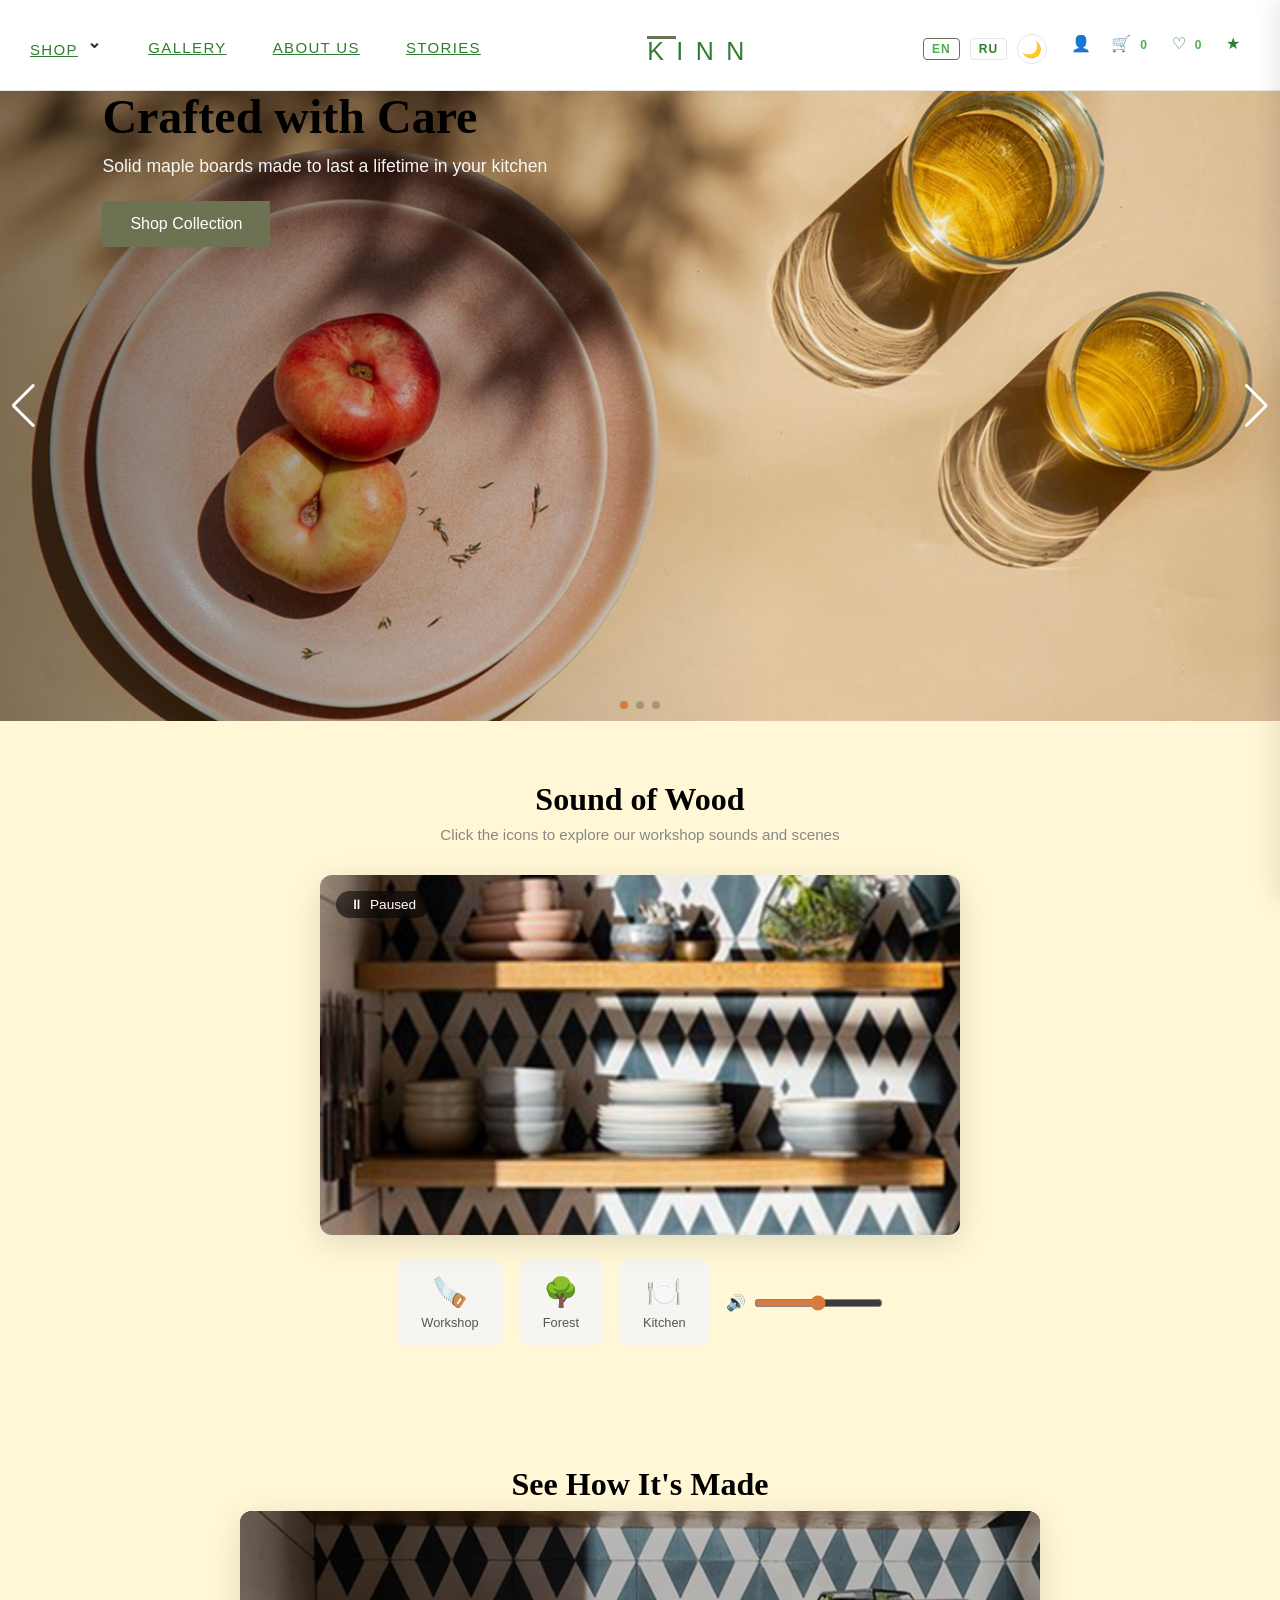
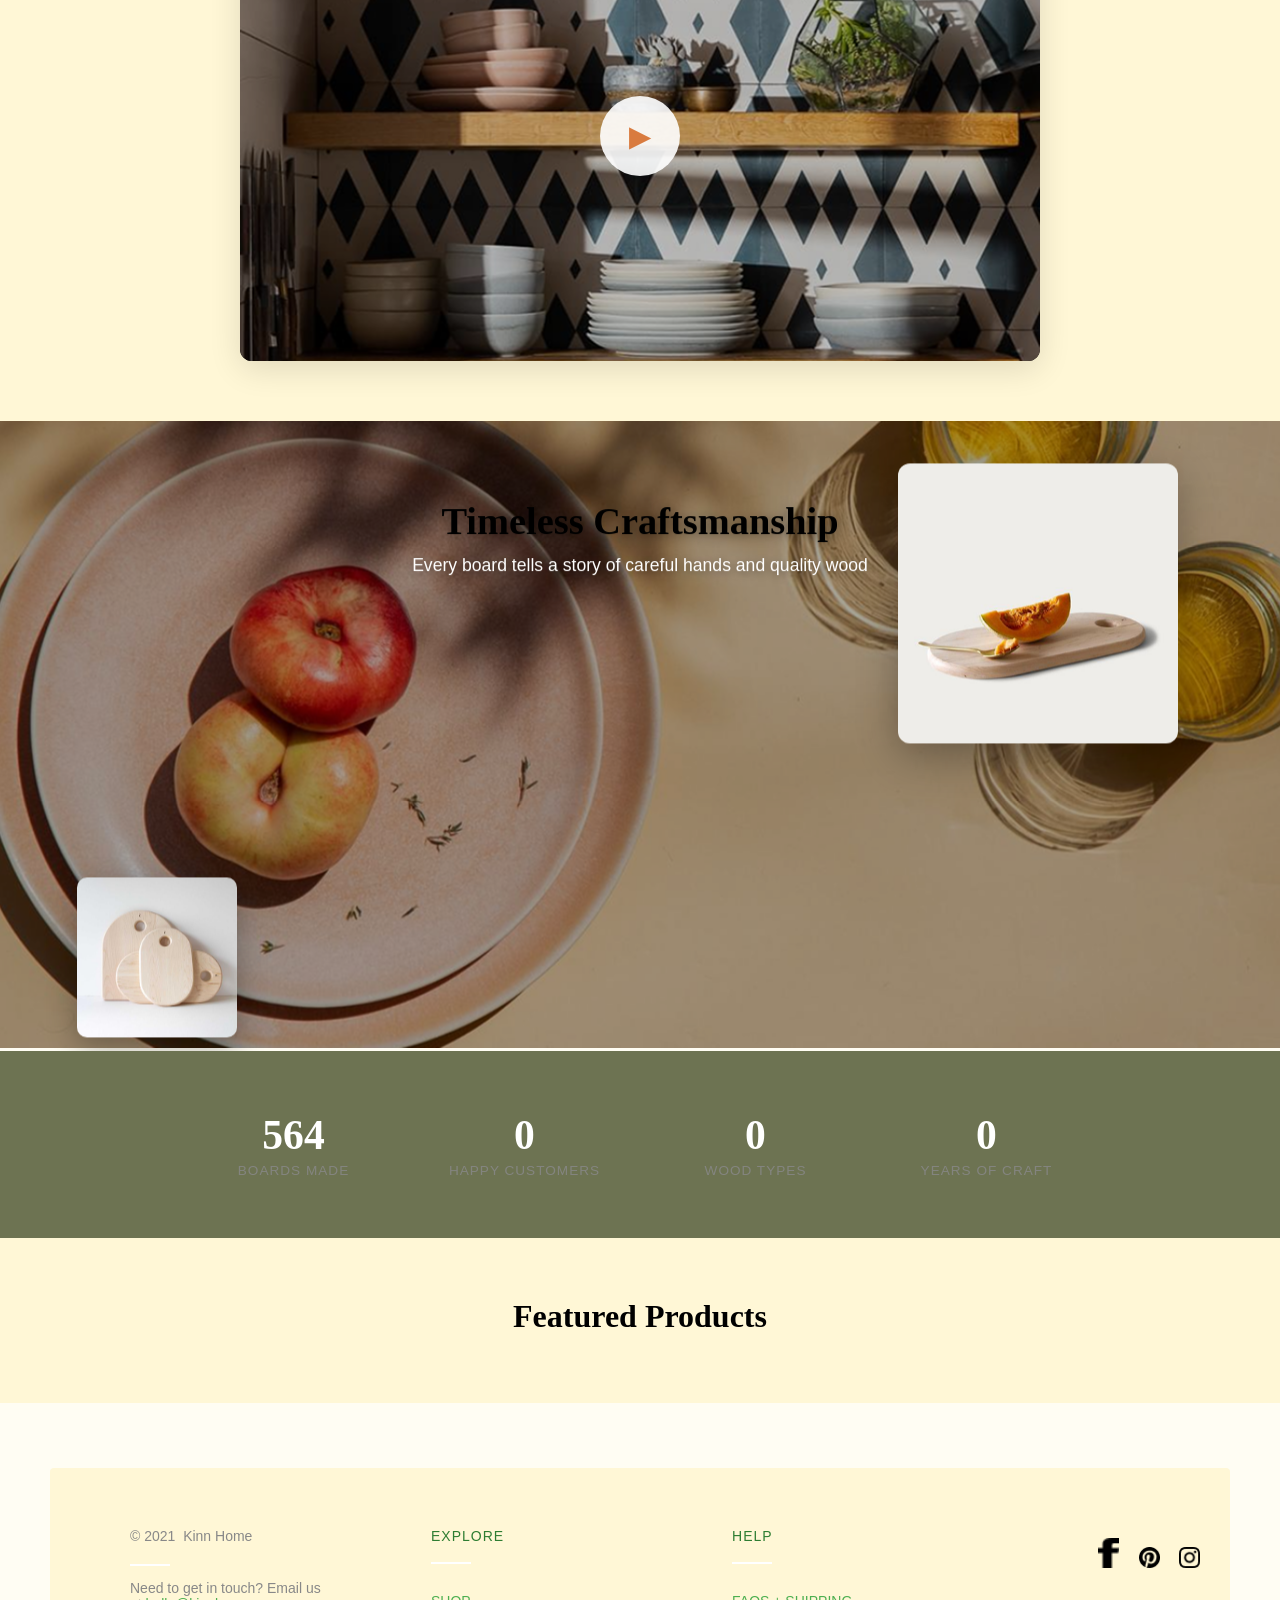
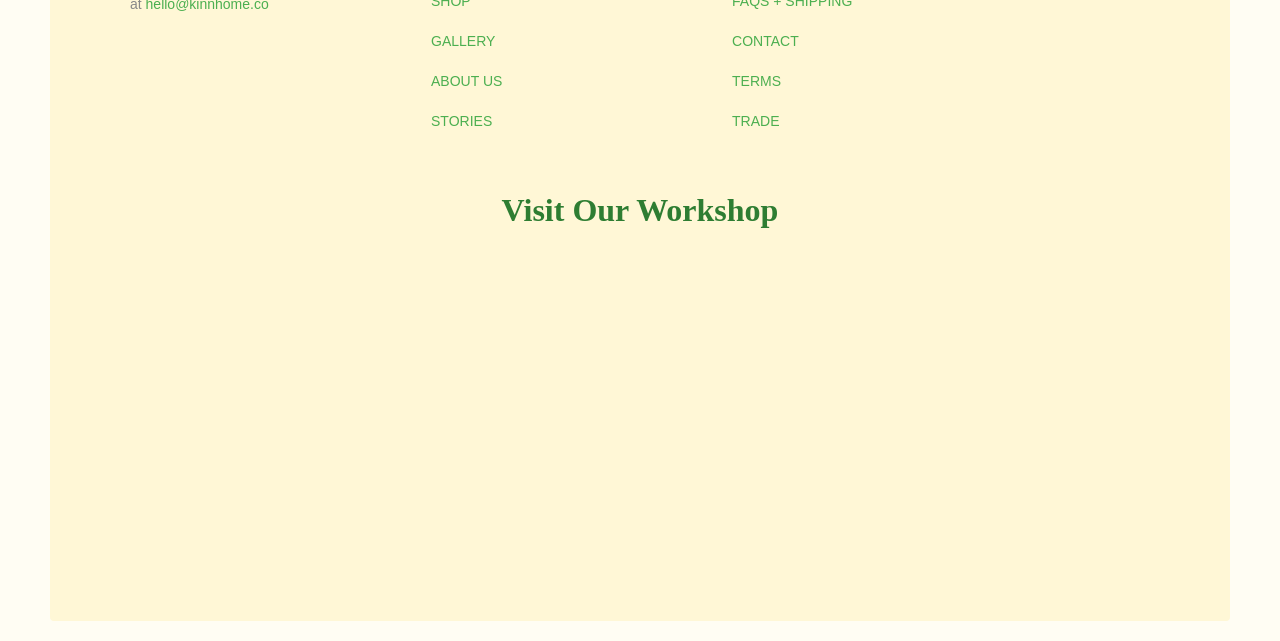
<file: index.html>
<!DOCTYPE html>
<html lang="ru">
<head>
    <meta charset="UTF-8">
    <meta name="viewport" content="width=device-width, initial-scale=1.0, maximum-scale=1.0, user-scalable=yes">
    <title>KINN — Hand-crafted Maple Boards</title>

    <!-- Фавикон (требование лаб.№9) -->
    <!-- Используем эмодзи-доску как favicon через data-URI чтобы не создавать отдельный файл -->
    <link rel="icon" href="data:image/svg+xml,<svg xmlns=%22http://www.w3.org/2000/svg%22 viewBox=%220 0 100 100%22><text y=%22.9em%22 font-size=%2290%22>🪵</text></svg>">

    <!-- Стили лендинга -->
    <link rel="stylesheet" href="catalog.css">
    <link rel="stylesheet" href="common.css">
    <link rel="stylesheet" href="theme.css">
    <link rel="stylesheet" href="index.css">

    <!-- Swiper — слайдер с открытым исходным кодом (НЕ jQuery, требование лаб.№9) -->
    <link rel="stylesheet" href="https://cdn.jsdelivr.net/npm/swiper@11/swiper-bundle.min.css">
</head>
<body>

<!-- ===== ШАПКА (как на остальных страницах) ===== -->
<header class="header">
    <nav class="nav">
        <ul class="nav-left">
            <!-- Ссылки-якоря для плавной прокрутки к разделам (common.js) -->
            <!-- data-i18n переводит текст внутри ссылки, сама прокрутка не меняется -->
            <li><a href="#hero-slider" data-i18n="nav-shop">SHOP</a></li>
            <li><a href="#gallery-section" data-i18n="nav-gallery">GALLERY</a></li>
            <li><a href="#video-section" data-i18n="nav-about">ABOUT US</a></li>
            <li><a href="#parallax-section" data-i18n="nav-stories">STORIES</a></li>
        </ul>
        <a href="index.html" class="logo"><span>K</span>INN</a>
        <ul class="nav-right">
            <li onclick="window.location.href='register.html'" style="cursor:pointer;" title="Аккаунт">👤</li>
            <li onclick="window.location.href='cart.html'" style="cursor:pointer;" title="Корзина">
                🛒 <span id="cartCounterNav" class="nav-counter">0</span>
            </li>
            <li onclick="window.location.href='favorites.html'" style="cursor:pointer;" title="Избранное">
                ♡ <span id="favCounterNav" class="nav-counter">0</span>
            </li>
            <li onclick="window.location.href='feedback.html'" style="cursor:pointer;" title="Отзывы">★</li>
            <li id="adminLink" style="display:none; cursor:pointer; color:#d97b3f; font-weight:700;"
                onclick="window.location.href='admin.html'">ADMIN</li>
        </ul>
    </nav>
</header>

<!-- ============================================================
     1. SWIPER-СЛАЙДЕР (главный баннер)
     Требование: автопереключение ИЛИ управление пользователем,
     запрещён jQuery. Swiper — современная JS-библиотека без jQuery.
     ============================================================ -->
<section id="hero-slider" class="hero-slider-section">
    <!-- Корневой контейнер Swiper -->
    <div class="swiper hero-swiper">
        <div class="swiper-wrapper">

            <!-- Слайд 1 -->
            <div class="swiper-slide hero-slide" style="background-image:url('images/hero.jpg')">
                <div class="hero-content">
                    <h1 data-i18n="hero1-title">Crafted with Care</h1>
                    <p data-i18n="hero1-text">Solid maple boards made to last a lifetime in your kitchen</p>
                    <a href="catalog.html" class="btn-primary" data-i18n="hero1-btn">Shop Collection</a>
                </div>
            </div>

            <!-- Слайд 2 -->
            <div class="swiper-slide hero-slide" style="background-image:url('images/table-time.jpg')">
                <div class="hero-content">
                    <h1 data-i18n="hero2-title">Gather Around the Table</h1>
                    <p data-i18n="hero2-text">Serving boards designed for sharing good food and good company</p>
                    <a href="catalog.html" class="btn-primary" data-i18n="hero2-btn">Explore Serving</a>
                </div>
            </div>

            <!-- Слайд 3 -->
            <div class="swiper-slide hero-slide" style="background-image:url('images/essentials.jpg')">
                <div class="hero-content">
                    <h1 data-i18n="hero3-title">Kitchen Essentials</h1>
                    <p data-i18n="hero3-text">Everything you need for everyday cooking, beautifully made</p>
                    <a href="catalog.html" class="btn-primary" data-i18n="hero3-btn">View Bundles</a>
                </div>
            </div>

        </div>

        <!-- Стрелки управления (пользователь может переключать вручную) -->
        <div class="swiper-button-next"></div>
        <div class="swiper-button-prev"></div>
        <!-- Точки-индикаторы текущего слайда -->
        <div class="swiper-pagination"></div>
    </div>
</section>


<!-- ============================================================
     2. ИНТЕРАКТИВНАЯ МЕДИАГАЛЕРЕЯ СО ЗВУКОМ
     Требования:
       - минимум 2 интерактивных элемента
       - клик меняет картинку на случайную из 10+ и проигрывает звук
       - у каждой картинки свой звук
       - индикация играет/пауза
       - плавный переход между картинками
       - регулировка громкости
     ============================================================ -->
<section id="gallery-section" class="gallery-section reveal-on-scroll">
    <h2 class="section-title" data-i18n="gallery-title">Sound of Wood</h2>
    <p class="section-subtitle" data-i18n="gallery-subtitle">Click the icons to explore our workshop sounds and scenes</p>

    <div class="gallery-wrapper">
        <!-- Большое изображение в центре — меняется при клике -->
        <div class="gallery-display">
            <!-- id для JS, класс fade для плавного перехода через CSS-transition -->
            <img id="galleryImage" src="images/gallery-1.jpg" alt="Workshop scene" class="gallery-img">

            <!-- Индикатор играет/пауза — показывается поверх картинки -->
            <div id="galleryStatus" class="gallery-status">
                <span id="galleryStatusIcon">⏸</span>
                <span id="galleryStatusText" data-i18n="gallery-status-paused">Paused</span>
            </div>
        </div>

        <!-- Управление: 2+ интерактивных элемента -->
        <div class="gallery-controls">

            <!-- Интерактивный элемент №1: иконка пилы -->
            <button class="gallery-btn" id="galleryBtnSaw" data-sound="saw" title="Workshop sounds">
                <span class="gallery-btn-icon">🪚</span>
                <span data-i18n="gallery-btn-workshop">Workshop</span>
            </button>

            <!-- Интерактивный элемент №2: иконка дерева -->
            <button class="gallery-btn" id="galleryBtnWood" data-sound="wood" title="Nature sounds">
                <span class="gallery-btn-icon">🌳</span>
                <span data-i18n="gallery-btn-forest">Forest</span>
            </button>

            <!-- Интерактивный элемент №3: иконка кухни (доп.) -->
            <button class="gallery-btn" id="galleryBtnKitchen" data-sound="kitchen" title="Kitchen sounds">
                <span class="gallery-btn-icon">🍽️</span>
                <span data-i18n="gallery-btn-kitchen">Kitchen</span>
            </button>

            <!-- Регулятор громкости (опциональное требование) -->
            <div class="volume-control">
                <span>🔊</span>
                <input type="range" id="volumeSlider" min="0" max="100" value="50"
                       title="Volume control">
            </div>
        </div>
    </div>
</section>


<!-- ============================================================
     3. ВИДЕО
     Требование: одно из изображений становится элементом
     управления, запускающим видео.
     ============================================================ -->
<section id="video-section" class="video-section reveal-on-scroll">
    <h2 class="section-title">See How It's Made</h2>

    <div class="video-wrapper">
        <!-- Превью-изображение поверх видео — клик запускает воспроизведение -->
        <div class="video-poster" id="videoPoster">
            <img src="images/design-story.jpg" alt="Watch our process">
            <!-- Кнопка Play поверх превью -->
            <button class="play-btn" id="playBtn" aria-label="Play video">▶</button>
        </div>

        <!-- Видео изначально скрыто, появляется после клика -->
        <!-- Используем встроенный тестовый видеоролик (можно заменить на свой mp4) -->
        <video id="storyVideo" controls style="display:none;" poster="images/design-story.jpg">
            <source src="https://www.w3schools.com/html/mov_bbb.mp4" type="video/mp4">
            Your browser does not support the video tag.
        </video>
    </div>
</section>


<!-- ============================================================
     4. PARALLAX-ЭФФЕКТ
     Требования: минимум 3 слоя с разной скоростью
     (фон — медленнее всего, средний — умеренно, передний — быстрее всего),
     минимум 1 слой с обратным направлением.
     ============================================================ -->
<section id="parallax-section" class="parallax-section">
    <!-- Слой 1 (фон) — самый медленный, движется ВНИЗ при скролле (data-speed положительный) -->
    <div class="parallax-layer parallax-bg" data-speed="0.3"
         style="background-image:url('images/hero.jpg')"></div>

    <!-- Слой 2 (средний) — умеренная скорость, движется ВНИЗ быстрее фона -->
    <div class="parallax-layer parallax-mid" data-speed="0.6">
        <img src="images/board-long.jpg" alt="Board" class="parallax-img-mid">
    </div>

    <!-- Слой 3 (передний) — обратное направление (отрицательная скорость → движется ВВЕРХ) -->
    <div class="parallax-layer parallax-front" data-speed="-0.4">
        <img src="images/board-short.jpg" alt="Small board" class="parallax-img-front">
    </div>

    <!-- Текстовый контент поверх всех слоёв — движется быстрее всего (наибольшая скорость) -->
    <div class="parallax-layer parallax-content" data-speed="0.9">
        <h2>Timeless Craftsmanship</h2>
        <p>Every board tells a story of careful hands and quality wood</p>
    </div>
</section>


<!-- ============================================================
     5. АНИМИРОВАННЫЕ СЧЁТЧИКИ-СТАТИСТИКА
     ============================================================ -->
<section class="stats-section reveal-on-scroll">
    <div class="stats-grid">
        <div class="stat-item">
            <!-- data-target — конечное значение до которого считаем -->
            <div class="stat-number" data-target="1500">0</div>
            <div class="stat-label">Boards Made</div>
        </div>
        <div class="stat-item">
            <div class="stat-number" data-target="320">0</div>
            <div class="stat-label">Happy Customers</div>
        </div>
        <div class="stat-item">
            <div class="stat-number" data-target="15">0</div>
            <div class="stat-label">Wood Types</div>
        </div>
        <div class="stat-item">
            <div class="stat-number" data-target="8">0</div>
            <div class="stat-label">Years of Craft</div>
        </div>
    </div>
</section>


<!-- ============================================================
     6. МОДАЛЬНОЕ ОКНО С ИНФОРМАЦИЕЙ О ТОВАРЕ (превью)
     Открывается при клике по карточке.
     ============================================================ -->
<section class="featured-section reveal-on-scroll">
    <h2 class="section-title">Featured Products</h2>
    <!-- Сетка карточек заполняется через JS из db.json -->
    <div class="featured-grid" id="featuredGrid"></div>
</section>

<!-- Модальное окно деталей товара (общее для всех карточек) -->
<!-- Изначально скрыто display:none, JS показывает при клике -->
<div class="modal-overlay" id="productModal" style="display:none;">
    <div class="modal-box product-modal-box">
        <button class="modal-close" id="closeProductModal">✕</button>
        <!-- Содержимое заполняется JS в зависимости от выбранного товара -->
        <div id="productModalContent"></div>
    </div>
</div>


<!-- ===== ПОДВАЛ ===== -->
<footer class="footer">
    <div class="footer-container">
        <div class="footer-col">
            <p>© 2021&nbsp;&nbsp;Kinn Home</p>
            <span class="footer-divider"></span>
            <p>Need to get in touch? Email us</p>
            <p>at <a href="mailto:hello@kinnhome.co">hello@kinnhome.co</a></p>
        </div>
        <div class="footer-col">
            <h2>EXPLORE</h2>
            <ul>
                <li><a href="catalog.html">SHOP</a></li>
                <li><a href="#gallery-section">GALLERY</a></li>
                <li><a href="#video-section">ABOUT US</a></li>
                <li><a href="#parallax-section">STORIES</a></li>
            </ul>
        </div>
        <div class="footer-col">
            <h2>HELP</h2>
            <ul>
                <li><a href="#">FAQS + SHIPPING</a></li>
                <li><a href="#">CONTACT</a></li>
                <li><a href="#">TERMS</a></li>
                <li><a href="#">TRADE</a></li>
            </ul>
        </div>
        <div class="footer-social">
            <img src="images/facebook.png" alt="Facebook">
            <img src="images/Pinterest.png" alt="Pinterest">
            <img src="images/Instagram.png" alt="Instagram">
        </div>
    </div>

    <!-- Геокарта (Яндекс.Карты) — требование лаб.№9 -->
    <div class="map-section">
        <h2 class="section-title" style="color:#fff;">Visit Our Workshop</h2>
        <!-- iframe со встроенной картой Яндекс — координаты центра Минска для примера -->
        <iframe
            src="https://yandex.ru/map-widget/v1/?ll=27.561831%2C53.902334&z=15&pt=27.561831,53.902334,pm2rdl"
            width="100%" height="320" frameborder="0"
            style="border:0; border-radius:8px;"
            allowfullscreen="true"
            title="Карта расположения мастерской KINN">
        </iframe>
    </div>
</footer>

<!-- ===== АУДИО ЭЛЕМЕНТЫ ДЛЯ ГАЛЕРЕИ (скрыты, управляются через JS) ===== -->
<!-- preload="auto" — браузер заранее подгружает звук для мгновенного воспроизведения -->
<audio id="soundSaw"     src="sounds/saw.mp3"     preload="auto"></audio>
<audio id="soundWood"    src="sounds/wood.mp3"    preload="auto"></audio>
<audio id="soundKitchen" src="sounds/kitchen.mp3" preload="auto"></audio>

<!-- Swiper JS — без jQuery -->
<script src="https://cdn.jsdelivr.net/npm/swiper@11/swiper-bundle.min.js"></script>

<!-- Скрипты страницы -->
<script src="i18n.js"></script>
<script src="themeManager.js"></script>
<script src="userProfile.js"></script>
<script src="common.js"></script>
<script src="index.js"></script>

</body>
</html>
</file>
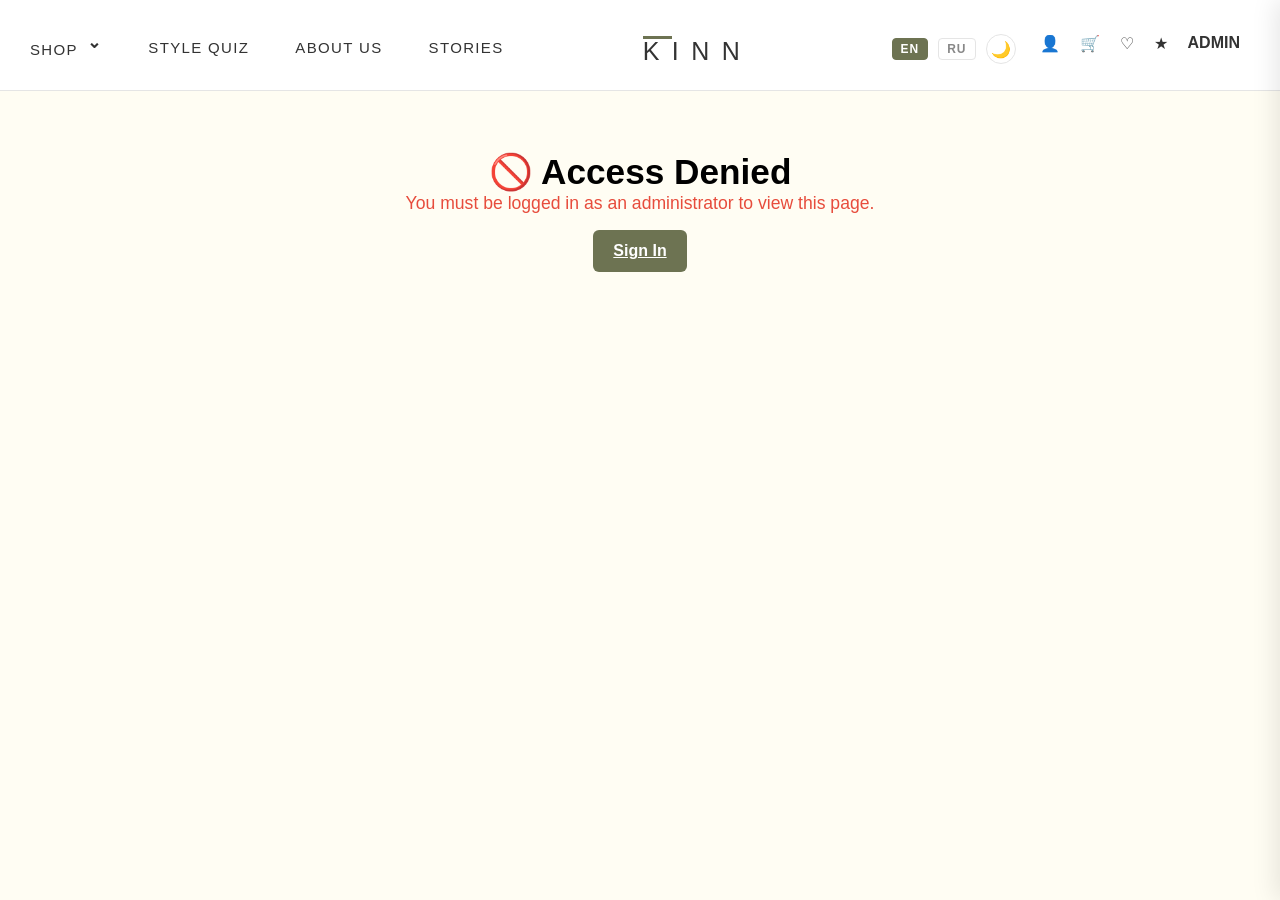
<file: admin.html>
<!DOCTYPE html>
<html lang="ru">
<head>
    <meta charset="UTF-8">
    <!-- Адаптивность -->
    <meta name="viewport" content="width=device-width, initial-scale=1.0">
    <title>KINN — Admin Panel</title>
    <link rel="stylesheet" href="catalog.css">
    <link rel="stylesheet" href="common.css">
    <link rel="stylesheet" href="theme.css">
    <link rel="stylesheet" href="auth.css">
</head>
<body>

<!-- ===== ШАПКА ===== -->
<header class="header">
    <nav class="nav">
        <ul class="nav-left">
            <li onclick="window.location.href='catalog.html'" style="cursor:pointer;">SHOP</li>
            <li onclick="window.location.href='catalog.html'" style="cursor:pointer;">STYLE QUIZ</li>
            <li onclick="window.location.href='catalog.html'" style="cursor:pointer;">ABOUT US</li>
            <li onclick="window.location.href='catalog.html'" style="cursor:pointer;">STORIES</li>
        </ul>
        <a href="index.html" class="logo"><span>K</span>INN</a>
        <ul class="nav-right">
            <li onclick="window.location.href='register.html'" style="cursor:pointer;" title="Аккаунт">👤</li>
            <li onclick="window.location.href='cart.html'" style="cursor:pointer;" title="Корзина">🛒</li>
            <li onclick="window.location.href='favorites.html'" style="cursor:pointer;" title="Избранное">♡</li>
            <li onclick="window.location.href='feedback.html'" style="cursor:pointer;" title="Отзывы">★</li>
            <!-- На самой админке пункт ADMIN всегда виден (мы уже здесь) -->
            <li style="color:#d97b3f; font-weight:700;">ADMIN</li>
        </ul>
    </nav>
</header>

<!-- ===== БЛОК: ДОСТУП ЗАПРЕЩЁН (показывается если роль != admin) ===== -->
<div id="accessDenied" class="access-denied" style="display:none;">
    <h1>🚫 Access Denied</h1>
    <p>You must be logged in as an administrator to view this page.</p>
    <a href="register.html" class="btn-primary" style="display:inline-block; margin-top:16px;">Sign In</a>
</div>

<!-- ===== ОСНОВНОЙ КОНТЕНТ АДМИНКИ ===== -->
<main class="admin-page" id="adminContent" style="display:none;">

    <h1 style="margin-bottom:20px;">Admin Panel</h1>

    <!-- Вкладки разделов админки -->
    <div class="admin-tabs">
        <button class="admin-tab active" onclick="showAdminTab('products')" id="tabProducts">Products</button>
        <button class="admin-tab" onclick="showAdminTab('reviews')" id="tabReviews">Reviews</button>
        <button class="admin-tab" onclick="showAdminTab('users')" id="tabUsers">Users</button>
    </div>

    <!-- ============================================================
         РАЗДЕЛ: ТОВАРЫ (Products) — CRUD
         ============================================================ -->
    <section id="sectionProducts">

        <!-- --- Форма добавления / редактирования товара --- -->
        <div class="admin-form-card">
            <!-- Заголовок формы меняется JS: "Add New Product" / "Edit Product" -->
            <h2 id="productFormTitle" style="margin-bottom:16px;">Add New Product</h2>

            <!-- Скрытое поле — id товара при редактировании (пусто при добавлении) -->
            <input type="hidden" id="productId" value="">

            <form id="productForm" class="admin-form-grid" novalidate>

                <!-- Название товара -->
                <div class="form-group">
                    <label class="form-label">Name <span class="required">*</span></label>
                    <input type="text" id="pName" class="form-input"
                           placeholder="Maple Board – Short"
                           oninput="validateProductForm()">
                    <span class="field-error" id="pNameError"></span>
                </div>

                <!-- Категория — выпадающий список -->
                <div class="form-group">
                    <label class="form-label">Category <span class="required">*</span></label>
                    <select id="pCategory" class="form-input" onchange="validateProductForm()">
                        <option value="">— Select —</option>
                        <option value="Cutting Boards">Cutting Boards</option>
                        <option value="Serving">Serving</option>
                        <option value="Accessories">Accessories</option>
                        <option value="Bundles">Bundles</option>
                    </select>
                    <span class="field-error" id="pCategoryError"></span>
                </div>

                <!-- Цена -->
                <div class="form-group">
                    <label class="form-label">Price ($) <span class="required">*</span></label>
                    <input type="number" id="pPrice" class="form-input"
                           placeholder="98" min="0" step="0.01"
                           oninput="validateProductForm()">
                    <span class="field-error" id="pPriceError"></span>
                </div>

                <!-- Рейтинг -->
                <div class="form-group">
                    <label class="form-label">Rating (0–5) <span class="required">*</span></label>
                    <input type="number" id="pRating" class="form-input"
                           placeholder="4.8" min="0" max="5" step="0.1"
                           oninput="validateProductForm()">
                    <span class="field-error" id="pRatingError"></span>
                </div>

                <!-- Путь к фото -->
                <div class="form-group">
                    <label class="form-label">Photo path <span class="required">*</span></label>
                    <input type="text" id="pPhoto" class="form-input"
                           placeholder="images/board-short.jpg"
                           oninput="validateProductForm()">
                    <span class="field-error" id="pPhotoError"></span>
                </div>

                <!-- Чекбоксы: в наличии / новинка -->
                <div class="form-group">
                    <label class="form-label">Flags</label>
                    <label class="checkbox-label" style="margin-bottom:6px;">
                        <input type="checkbox" id="pInStock" checked>
                        <span>In Stock</span>
                    </label>
                    <label class="checkbox-label">
                        <input type="checkbox" id="pIsNew">
                        <span>Mark as New</span>
                    </label>
                </div>

                <!-- Описание — на всю ширину -->
                <div class="form-group full-width">
                    <label class="form-label">Description <span class="required">*</span></label>
                    <textarea id="pDescription" class="form-input feedback-textarea"
                              placeholder="Short product description..."
                              oninput="validateProductForm()"></textarea>
                    <span class="field-error" id="pDescriptionError"></span>
                </div>

                <!-- Кнопки управления формой -->
                <div class="form-group full-width" style="display:flex; gap:10px;">
                    <!-- Кнопка сохранения — активна только при валидных данных -->
                    <button type="submit" class="btn-primary" id="btnSaveProduct" disabled>
                        Add Product
                    </button>
                    <!-- Кнопка отмены редактирования (видна только в режиме Edit) -->
                    <button type="button" class="btn-generate" id="btnCancelEdit"
                            onclick="cancelEdit()" style="display:none;">
                        Cancel
                    </button>
                </div>

            </form>
        </div>

        <!-- --- Таблица всех товаров --- -->
        <div class="table-scroll">
            <table class="admin-table">
                <thead>
                    <tr>
                        <th>ID</th>
                        <th>Name</th>
                        <th>Category</th>
                        <th>Price</th>
                        <th>Rating</th>
                        <th>Stock</th>
                        <th>New</th>
                        <th>Actions</th>
                    </tr>
                </thead>
                <!-- JS заполняет строки товаров -->
                <tbody id="productsTableBody"></tbody>
            </table>
        </div>
    </section>

    <!-- ============================================================
         РАЗДЕЛ: ОТЗЫВЫ (Reviews)
         ============================================================ -->
    <section id="sectionReviews" style="display:none;">

        <!-- Фильтры: по товару и по пользователю -->
        <div class="admin-form-card">
            <div class="admin-form-grid">
                <!-- Фильтр по товару -->
                <div class="form-group">
                    <label class="form-label">Filter by Product</label>
                    <select id="reviewFilterProduct" class="form-input" onchange="loadAdminReviews()">
                        <option value="">All products</option>
                        <!-- Заполняется JS -->
                    </select>
                </div>
                <!-- Фильтр по пользователю -->
                <div class="form-group">
                    <label class="form-label">Filter by User</label>
                    <select id="reviewFilterUser" class="form-input" onchange="loadAdminReviews()">
                        <option value="">All users</option>
                        <!-- Заполняется JS -->
                    </select>
                </div>
            </div>
        </div>

        <!-- Таблица отзывов -->
        <div class="table-scroll">
            <table class="admin-table">
                <thead>
                    <tr>
                        <th>User</th>
                        <th>Product</th>
                        <th>Rating</th>
                        <th>Text</th>
                        <th>Date</th>
                        <th>Actions</th>
                    </tr>
                </thead>
                <tbody id="reviewsTableBody"></tbody>
            </table>
        </div>
    </section>

    <!-- ============================================================
         РАЗДЕЛ: ПОЛЬЗОВАТЕЛИ (Users) — только просмотр
         ============================================================ -->
    <section id="sectionUsers" style="display:none;">
        <div class="table-scroll">
            <table class="admin-table">
                <thead>
                    <tr>
                        <th>ID</th>
                        <th>Name</th>
                        <th>Nickname</th>
                        <th>Email</th>
                        <th>Phone</th>
                        <th>Role</th>
                        <th>Registered</th>
                    </tr>
                </thead>
                <tbody id="usersTableBody"></tbody>
            </table>
        </div>
    </section>

</main>

<!-- Уведомление -->
<div class="toast" id="toast" style="display:none;"></div>

<script src="admin.js"></script>

<script src="i18n.js"></script>
<script src="themeManager.js"></script>
<script src="userProfile.js"></script>
<script src="common.js"></script>
</body>
</html>
</file>
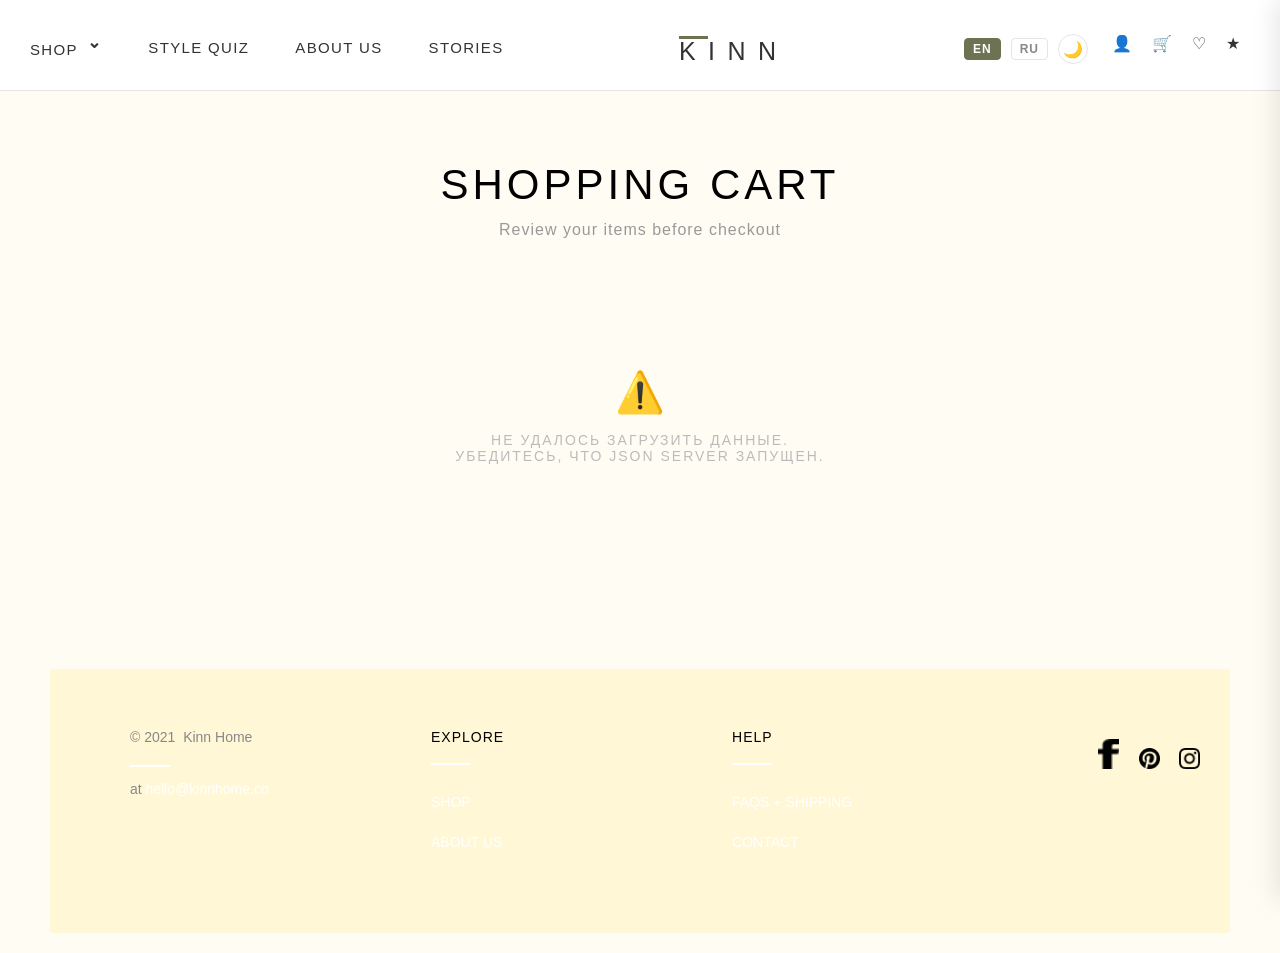
<file: cart.html>
<!DOCTYPE html>
<html lang="ru">
<head>
    <meta charset="UTF-8">
    <!-- viewport — адаптивность на мобильных -->
    <meta name="viewport" content="width=device-width, initial-scale=1.0">
    <title>KINN — Корзина</title>
    <link rel="stylesheet" href="catalog.css">
    <link rel="stylesheet" href="common.css">
    <link rel="stylesheet" href="theme.css">
    <style>
        /* ============================
           УВЕДОМЛЕНИЕ (toast)
           ============================ */
        .toast {
            position: fixed;
            bottom: 30px;
            right: 30px;
            background: #6d7352;
            color: #fff;
            padding: 14px 24px;
            font-size: 13px;
            letter-spacing: 1px;
            text-transform: uppercase;
            border-radius: 2px;
            opacity: 0;
            pointer-events: none;
            transition: opacity 0.4s ease;
            z-index: 999;
        }
        .toast.show { opacity: 1; }

        /* ============================
           ТАБЛИЦА КОРЗИНЫ
           ============================ */

        /* Обёртка — ограничиваем ширину и центрируем */
        .cart-wrapper {
            max-width: 900px;
            margin: 0 auto;
            padding: 0 40px 60px;
        }

        /* Одна строка товара в корзине */
        .cart-item {
            display: flex;
            align-items: center;
            gap: 24px;
            padding: 24px 0;
            border-bottom: 1px solid #eee;
        }

        /* Фото товара в корзине — маленькое, квадратное */
        .cart-item img {
            width: 90px;
            height: 90px;
            object-fit: cover;
            background: #f5f4f0;
            flex-shrink: 0; /* не сжимается */
        }

        /* Текстовая информация о товаре */
        .cart-item-info {
            flex: 1; /* занимает всё доступное место */
        }

        .cart-item-name {
            font-size: 15px;
            color: #222;
            margin-bottom: 4px;
        }

        .cart-item-cat {
            font-size: 11px;
            letter-spacing: 2px;
            text-transform: uppercase;
            color: #bbb;
            margin-bottom: 8px;
        }

        /* Цена за единицу товара */
        .cart-item-price {
            font-size: 16px;
            color: #6d7352;
            font-weight: 500;
        }

        /* ============================
           УПРАВЛЕНИЕ КОЛИЧЕСТВОМ
           ============================ */
        .qty-control {
            display: flex;
            align-items: center;
            gap: 0;
            border: 1px solid #d0d0d0;
        }

        /* Кнопки − и + */
        .qty-btn {
            width: 34px;
            height: 34px;
            border: none;
            background: transparent;
            font-size: 18px;
            cursor: pointer;
            color: #555;
            font-family: Arial, sans-serif;
            transition: background 0.2s;
        }

        .qty-btn:hover { background: #f0efe9; }

        /* Поле с числом */
        .qty-value {
            width: 40px;
            text-align: center;
            font-size: 14px;
            border: none;
            border-left: 1px solid #d0d0d0;
            border-right: 1px solid #d0d0d0;
            outline: none;
            height: 34px;
            font-family: Arial, sans-serif;
            color: #333;
        }

        /* ============================
           КНОПКА УДАЛЕНИЯ
           ============================ */
        .btn-remove-cart {
            padding: 8px 16px;
            border: 1px solid #ddd;
            background: transparent;
            font-size: 11px;
            letter-spacing: 1.5px;
            text-transform: uppercase;
            cursor: pointer;
            font-family: Arial, sans-serif;
            color: #888;
            transition: all 0.25s ease;
        }

        .btn-remove-cart:hover {
            background: #c0392b;
            color: #fff;
            border-color: #c0392b;
        }

        /* ============================
           ИТОГОВАЯ СУММА
           ============================ */
        .cart-summary {
            margin-top: 40px;
            border-top: 2px solid #6d7352;
            padding-top: 30px;
            display: flex;
            flex-direction: column;
            align-items: flex-end; /* прижимаем к правому краю */
            gap: 16px;
        }

        /* Строка «Итого: $XXX» */
        .cart-total {
            font-size: 22px;
            color: #333;
            letter-spacing: 1px;
        }

        .cart-total span {
            color: #6d7352;
            font-weight: 500;
            margin-left: 12px;
        }

        /* Кнопка оформления заказа */
        .checkout-btn {
            padding: 16px 48px;
            background: #6d7352;
            color: #fff;
            border: none;
            font-size: 14px;
            letter-spacing: 3px;
            text-transform: uppercase;
            cursor: pointer;
            font-family: Arial, sans-serif;
            transition: opacity 0.25s ease;
        }

        .checkout-btn:hover { opacity: 0.85; }

        /* ============================
           МОДАЛЬНОЕ ОКНО — успех заказа
           ============================ */

        /* Затемнённый фон поверх страницы */
        .modal-overlay {
            position: fixed;
            inset: 0; /* top:0 right:0 bottom:0 left:0 */
            background: rgba(0,0,0,0.4);
            display: flex;
            align-items: center;
            justify-content: center;
            z-index: 1000;
            opacity: 0;
            pointer-events: none;
            transition: opacity 0.3s ease;
        }

        /* Само модальное окно */
        .modal {
            background: #fff;
            padding: 60px 70px;
            text-align: center;
            max-width: 440px;
            transform: translateY(20px);
            transition: transform 0.3s ease;
        }

        /* Показываем модальное окно */
        .modal-overlay.show {
            opacity: 1;
            pointer-events: all;
        }

        .modal-overlay.show .modal {
            transform: translateY(0);
        }

        .modal h2 {
            font-size: 26px;
            font-weight: 300;
            color: #6d7352;
            letter-spacing: 3px;
            text-transform: uppercase;
            margin-bottom: 16px;
        }

        .modal p {
            font-size: 14px;
            color: #888;
            letter-spacing: 1px;
            line-height: 1.7;
            margin-bottom: 30px;
        }

        /* Кнопка закрытия модального окна */
        .modal-close {
            padding: 12px 36px;
            background: #6d7352;
            color: #fff;
            border: none;
            font-size: 12px;
            letter-spacing: 2px;
            text-transform: uppercase;
            cursor: pointer;
            font-family: Arial, sans-serif;
        }

        /* ============================
           АДАПТИВНОСТЬ
           ============================ */
        @media (max-width: 600px) {
            .cart-item { flex-wrap: wrap; }
            .cart-wrapper { padding: 0 16px 40px; }
        }
    </style>
</head>
<body>

<!-- ============================================================
     ШАПКА САЙТА
     ============================================================ -->
<header class="header">
    <nav class="nav">
        <ul class="nav-left">
            <li>SHOP</li>
            <li>STYLE QUIZ</li>
            <li>ABOUT US</li>
            <li>STORIES</li>
        </ul>
        <a href="index.html" class="logo"><span>K</span>INN</a>
        <ul class="nav-right">
            <li onclick="window.location.href='register.html'" style="cursor:pointer;" title="Аккаунт">👤</li>
            <!-- Иконка корзины активна (выделена) -->
            <li style="color:#6d7352;font-weight:bold;" title="Корзина">🛒</li>
            <li onclick="window.location.href='favorites.html'" style="cursor:pointer;" title="Избранное">♡</li>
            <li onclick="window.location.href='feedback.html'" style="cursor:pointer;" title="Отзывы">★</li>
            <li id="adminLink" style="display:none; cursor:pointer; color:#d97b3f; font-weight:700;"
                onclick="window.location.href='admin.html'">ADMIN</li>
        </ul>
    </nav>
</header>

<!-- ============================================================
     ЗАГОЛОВОК СТРАНИЦЫ
     ============================================================ -->
<section class="catalog-hero">
    <h1>Shopping Cart</h1>
    <p>Review your items before checkout</p>
</section>

<!-- ============================================================
     СОДЕРЖИМОЕ КОРЗИНЫ
     ============================================================ -->
<div class="cart-wrapper">
    <!-- Счётчик позиций в корзине — заполняется через JS -->
    <p class="catalog-count" id="cartCount"></p>

    <!-- Список товаров — заполняется через JS -->
    <div id="cartItems"></div>

    <!-- Итоговая сумма и кнопка оформления — заполняется через JS -->
    <div id="cartSummary"></div>
</div>

<!-- ============================================================
     МОДАЛЬНОЕ ОКНО: успешный заказ
     Скрыто по умолчанию (opacity:0, pointer-events:none)
     ============================================================ -->
<div class="modal-overlay" id="successModal">
    <div class="modal">
        <h2>Order Placed!</h2>
        <p>Thank you for your purchase.<br>Your items will be delivered within 3–5 business days.</p>
        <button class="modal-close" id="modalCloseBtn">Continue Shopping</button>
    </div>
</div>

<!-- Всплывающее уведомление -->
<div class="toast" id="toast"></div>

<!-- ============================================================
     ПОДВАЛ САЙТА
     ============================================================ -->
<footer class="footer">
    <div class="footer-container">
        <div class="footer-col">
            <p>© 2021&nbsp;&nbsp;Kinn Home</p>
            <span class="footer-divider"></span>
            <p>at <a href="mailto:hello@kinnhome.co">hello@kinnhome.co</a></p>
        </div>
        <div class="footer-col">
            <h2>EXPLORE</h2>
            <ul>
                <li><a href="catalog.html">SHOP</a></li>
                <li><a href="#">ABOUT US</a></li>
            </ul>
        </div>
        <div class="footer-col">
            <h2>HELP</h2>
            <ul>
                <li><a href="#">FAQS + SHIPPING</a></li>
                <li><a href="#">CONTACT</a></li>
            </ul>
        </div>
        <div class="footer-social">
            <img src="images/facebook.png" alt="Facebook">
            <img src="images/Pinterest.png" alt="Pinterest">
            <img src="images/Instagram.png" alt="Instagram">
        </div>
    </div>
</footer>

<script>
    /* =================================================================
       БАЗОВЫЙ URL JSON SERVER
    ================================================================= */
    const API_URL = "http://127.0.0.1:8000";

    /* =================================================================
       ФУНКЦИЯ: loadCart
       Загружает все товары из коллекции /cart и отображает их.
       HTTP-метод: GET /cart
    ================================================================= */
    async function loadCart() {
        const itemsEl = document.getElementById("cartItems");
        const summaryEl = document.getElementById("cartSummary");
        const countEl = document.getElementById("cartCount");

        itemsEl.innerHTML = '<p style="color:#bbb;letter-spacing:2px;text-transform:uppercase;font-size:13px;">Loading...</p>';
        summaryEl.innerHTML = "";

        try {
            /*
               GET /cart — получаем все позиции корзины.
               Это простой запрос без query-параметров.
            */
            const response = await fetch(`${API_URL}/cart`);
            if (!response.ok) throw new Error(`HTTP ${response.status}`);
            const allItems = await response.json();
const user = JSON.parse(localStorage.getItem('currentUser') || 'null');
const items = allItems.filter(item => item.userId === user?.id);

            itemsEl.innerHTML = ""; // очищаем

            // Корзина пустая
            if (items.length === 0) {
                itemsEl.innerHTML = `
                    <div class="empty-state">
                        <p>🛒</p>
                        <p>Your cart is empty.<br>
                        <a href="catalog.html" style="color:#6d7352;">Browse the catalog →</a></p>
                    </div>`;
                countEl.textContent = "0 items";
                return;
            }

            countEl.textContent = `${items.length} item${items.length !== 1 ? "s" : ""}`;

            // Рендерим строку для каждой позиции корзины
            items.forEach(item => itemsEl.appendChild(createCartRow(item)));

            // Считаем и рендерим итоговую сумму
            renderSummary(items);

        } catch (error) {
            console.error("Ошибка загрузки корзины:", error);
            itemsEl.innerHTML = `<div class="empty-state"><p>⚠️</p><p>Не удалось загрузить данные.<br>Убедитесь, что JSON Server запущен.</p></div>`;
        }
    }

    /* =================================================================
       ФУНКЦИЯ: createCartRow
       Создаёт одну строку (row) для товара в корзине.
       item — объект из коллекции cart.
    ================================================================= */
    function createCartRow(item) {
        const row = document.createElement("div");
        row.className = "cart-item";

        row.innerHTML = `
            <img src="${item.photo}" alt="${item.name}">
            <div class="cart-item-info">
                <p class="cart-item-cat">${item.category}</p>
                <p class="cart-item-name">${item.name}</p>
                <p class="cart-item-price">$${Number(item.price).toFixed(2)}</p>
            </div>
            <!-- Управление количеством -->
            <div class="qty-control">
                <!-- Кнопка уменьшить количество -->
                <button class="qty-btn btn-minus" data-id="${item.id}">−</button>
                <!-- Поле с текущим количеством (можно редактировать вручную) -->
                <input
                    class="qty-value"
                    type="number"
                    min="1"
                    value="${item.quantity}"
                    data-id="${item.id}"
                >
                <!-- Кнопка увеличить количество -->
                <button class="qty-btn btn-plus" data-id="${item.id}">+</button>
            </div>
            <!-- Сумма за данную позицию (цена × количество) -->
            <p style="font-size:16px;color:#333;font-weight:500;min-width:70px;text-align:right;">
                $${(item.price * item.quantity).toFixed(2)}
            </p>
            <!-- Кнопка удаления позиции из корзины -->
            <button class="btn-remove-cart" data-id="${item.id}">✕</button>
        `;

        // Кнопка "−": уменьшаем на 1 (если quantity = 1 — удаляем)
        row.querySelector(".btn-minus").addEventListener("click", () => {
            const newQty = item.quantity - 1;
            if (newQty < 1) {
                removeFromCart(item.id); // удаляем если стало 0
            } else {
                updateQuantity(item.id, newQty);
            }
        });

        // Кнопка "+": увеличиваем на 1
        row.querySelector(".btn-plus").addEventListener("click", () => {
            updateQuantity(item.id, item.quantity + 1);
        });

        // Поле ввода: можно вписать число вручную
        // Срабатывает при потере фокуса (blur) или нажатии Enter
        row.querySelector(".qty-value").addEventListener("change", function () {
            const val = parseInt(this.value);
            if (val < 1 || isNaN(val)) {
                // Если ввели 0 или не число — удаляем позицию
                removeFromCart(item.id);
            } else {
                updateQuantity(item.id, val);
            }
        });

        // Кнопка удаления
        row.querySelector(".btn-remove-cart").addEventListener("click", () => removeFromCart(item.id));

        return row;
    }

    /* =================================================================
       ФУНКЦИЯ: renderSummary
       Считает общую стоимость и рендерит блок с итогом и кнопкой заказа.
    ================================================================= */
    function renderSummary(items) {
        const summaryEl = document.getElementById("cartSummary");

        /*
           reduce() — метод массива для накопления значения.
           Здесь суммируем price * quantity для каждого товара.
           acc — накопитель, item — текущий элемент.
        */
        const total = items.reduce((acc, item) => acc + item.price * item.quantity, 0);

        summaryEl.innerHTML = `
            <div class="cart-summary">
                <p class="cart-total">Total: <span>$${total.toFixed(2)}</span></p>
                <button class="checkout-btn" id="checkoutBtn">Checkout</button>
            </div>
        `;

        // Кнопка оформления заказа
        document.getElementById("checkoutBtn").addEventListener("click", checkout);
    }

    /* =================================================================
       ФУНКЦИЯ: updateQuantity
       Обновляет поле quantity у записи в корзине.
       HTTP-метод: PATCH /cart/:id — частичное обновление (только quantity).
    ================================================================= */
    async function updateQuantity(cartId, newQty) {
        try {
            await fetch(`${API_URL}/cart/${cartId}`, {
                method: "PATCH",
                headers: { "Content-Type": "application/json" },
                body: JSON.stringify({ quantity: newQty })
            });
            loadCart(); // обновляем отображение
        } catch (error) {
            console.error("Ошибка обновления количества:", error);
            showToast("Ошибка соединения");
        }
    }

    /* =================================================================
       ФУНКЦИЯ: removeFromCart
       Удаляет позицию из корзины.
       HTTP-метод: DELETE /cart/:id
    ================================================================= */
    async function removeFromCart(cartId) {
        try {
            await fetch(`${API_URL}/cart/${cartId}`, { method: "DELETE" });
            showToast("Товар удалён из корзины");
            loadCart();
        } catch (error) {
            console.error("Ошибка удаления:", error);
            showToast("Ошибка соединения");
        }
    }

    /* =================================================================
       ФУНКЦИЯ: checkout (ОБНОВЛЕНО для лаб.№8)
       Теперь оформление заказа делает ТРИ вещи:
       1) Берёт текущие позиции корзины
       2) Создаёт новую запись в коллекции "orders" (POST-запрос)
          с привязкой к текущему пользователю (userId)
       3) Очищает корзину (как и раньше — DELETE каждой позиции)
    ================================================================= */
   async function checkout() {
    try {
        // --- Шаг 1: получаем текущего пользователя ---
        const currentUser = JSON.parse(localStorage.getItem("currentUser") || "null");
        if (!currentUser) {
            showToast("Please sign in to checkout");
            setTimeout(() => { window.location.href = "register.html"; }, 1200);
            return;
        }

        // --- Шаг 2: получаем ВСЕ товары из корзины и фильтруем ---
        const res = await fetch(`${API_URL}/cart`);
        const allItems = await res.json();
        
        // ✅ ФИЛЬТРУЕМ только товары текущего пользователя
        const items = allItems.filter(item => item.userId === currentUser.id);

        // Если корзина пуста — нечего оформлять
        if (items.length === 0) {
            showToast("Cart is empty");
            return;
        }

        // --- Шаг 3: формируем массив товаров заказа ---
        const orderItems = items.map(item => ({
            productId: String(item.productId || item.id),
            name:      item.name,
            price:     item.price,
            quantity:  item.quantity
        }));

        // Считаем итоговую сумму заказа
        const total = orderItems.reduce((sum, i) => sum + i.price * i.quantity, 0);

        // --- Шаг 4: создаём объект нового заказа ---
        const newOrder = {
            userId:    currentUser.id,
            items:     orderItems,
            total:     Number(total.toFixed(2)),
            status:    "processing",
            createdAt: new Date().toISOString().split("T")[0]
        };

        // --- Шаг 5: отправляем POST-запрос — создаём заказ в orders ---
        const orderRes = await fetch(`${API_URL}/orders`, {
            method:  "POST",
            headers: { "Content-Type": "application/json" },
            body:    JSON.stringify(newOrder)
        });

        if (!orderRes.ok) throw new Error("Failed to create order");

        // --- Шаг 6: очищаем ТОЛЬКО свои товары из корзины ---
        await Promise.all(
            items.map(item =>
                fetch(`${API_URL}/cart/${item.id}`, { method: "DELETE" })
            )
        );

        // --- Шаг 7: показываем модальное окно успеха ---
        document.getElementById("successModal").classList.add("show");

    } catch (error) {
        console.error("Ошибка при оформлении заказа:", error);
        showToast("Ошибка соединения с сервером");
    }
}

    /* =================================================================
       ОБРАБОТЧИК: кнопка закрытия модального окна
       После закрытия — переходим на главную страницу каталога.
    ================================================================= */
    document.getElementById("modalCloseBtn").addEventListener("click", () => {
        document.getElementById("successModal").classList.remove("show");
        window.location.href = "catalog.html"; // переходим в каталог
    });

    /* =================================================================
       ФУНКЦИЯ: showToast — всплывающее уведомление
    ================================================================= */
    function showToast(message) {
        const toast = document.getElementById("toast");
        toast.textContent = message;
        toast.classList.add("show");
        setTimeout(() => toast.classList.remove("show"), 2000);
    }

    /* =================================================================
       ИНИЦИАЛИЗАЦИЯ — загружаем корзину при открытии страницы
    ================================================================= */
    loadCart();

    // ====== Показ кнопки ADMIN для администратора (лаб.№8) ======
    // Проверяем роль текущего пользователя из localStorage
    (function() {
        const currentUser = JSON.parse(localStorage.getItem('currentUser') || 'null');
        if (currentUser && currentUser.role === 'admin') {
            const adminLink = document.getElementById('adminLink');
            if (adminLink) adminLink.style.display = 'inline';
        }
    })();
</script>

<script src="i18n.js"></script>
<script src="themeManager.js"></script>
<script src="userProfile.js"></script>
<script src="common.js"></script>
</body>
</html>
</file>
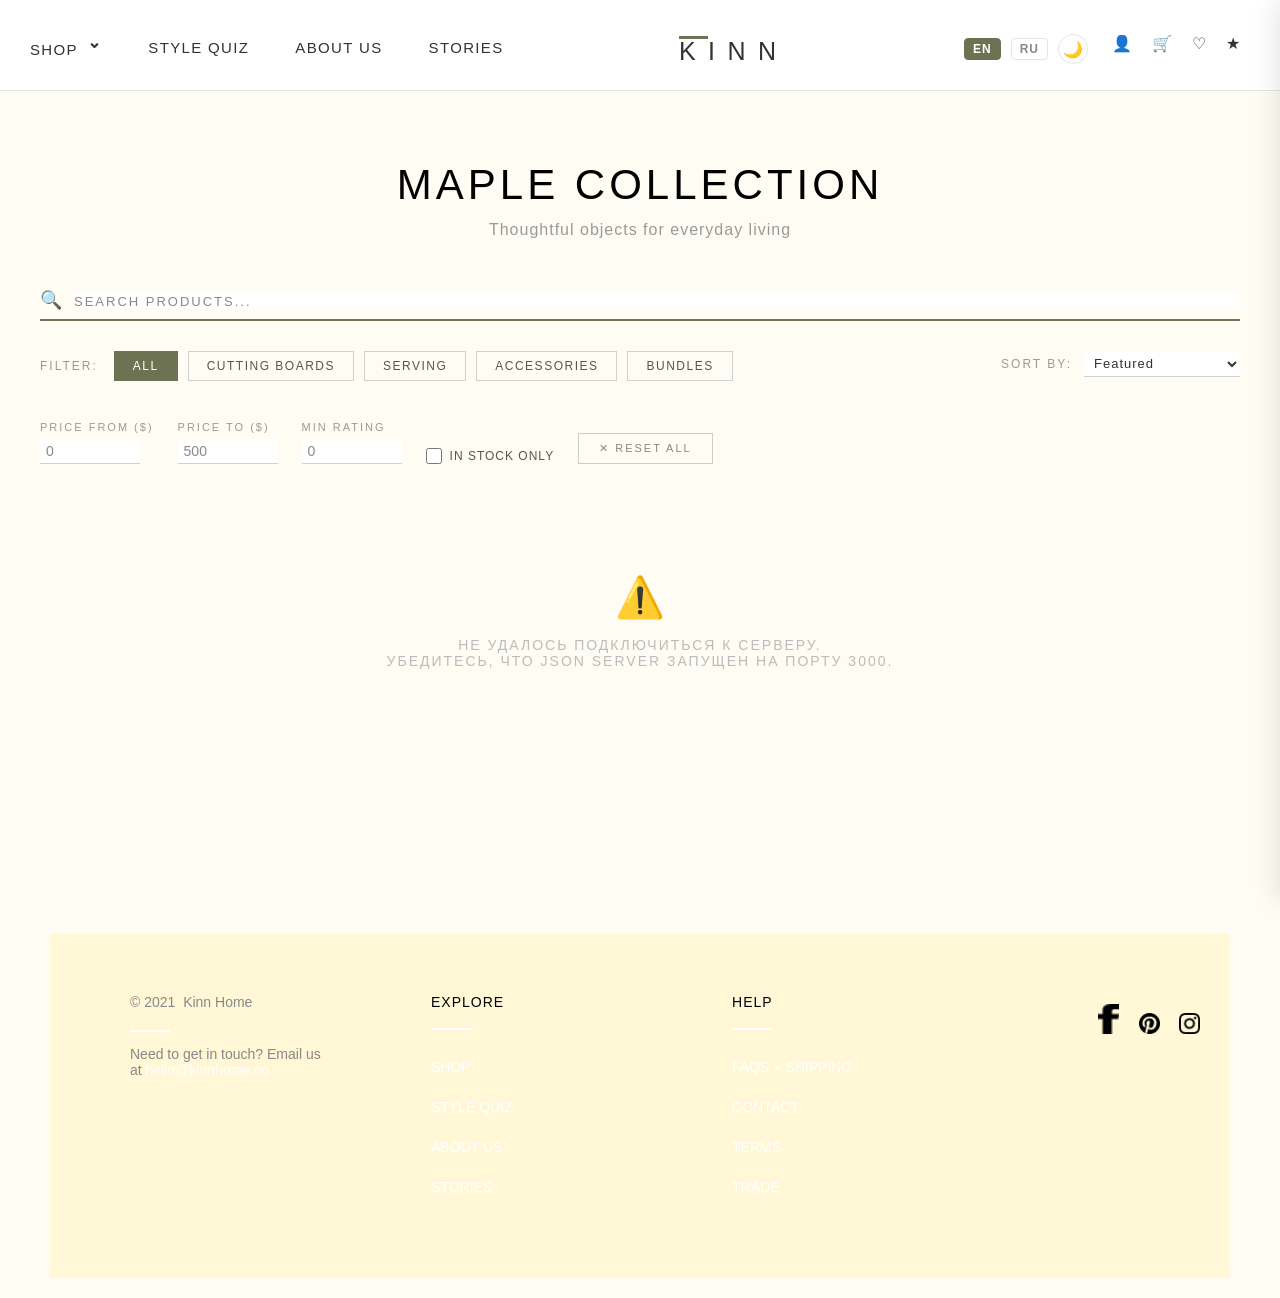
<file: catalog.html>
<!DOCTYPE html>
<html lang="ru">
<head>
    <meta charset="UTF-8">
    <meta name="viewport" content="width=device-width, initial-scale=1.0">
    <title>KINN — Каталог товаров</title>
    <link rel="stylesheet" href="catalog.css">
    <link rel="stylesheet" href="common.css">
    <link rel="stylesheet" href="theme.css">
    <style>
        .pagination { display:flex; gap:8px; justify-content:center; margin:40px 0 0; flex-wrap:wrap; }
        .page-btn { width:38px; height:38px; border:1px solid #d0d0d0; background:transparent; color:#555; font-size:13px; cursor:pointer; font-family:Arial,sans-serif; transition:all .25s; }
        .page-btn.active { background:#6d7352; color:#fff; border-color:#6d7352; }
        .page-btn:hover:not(.active) { background:#f0efe9; }
        .advanced-filters { max-width:1280px; margin:0 auto 30px; padding:0 40px; display:flex; gap:24px; flex-wrap:wrap; align-items:flex-end; }
        .filter-group { display:flex; flex-direction:column; gap:6px; }
        .filter-group label { font-size:11px; letter-spacing:2px; text-transform:uppercase; color:#999; }
        .filter-group input[type="number"] { width:100px; border:none; border-bottom:1px solid #6d7352; outline:none; font-size:14px; padding:4px 6px; background:transparent; font-family:Arial,sans-serif; color:#333; }
        .filter-group.checkbox { flex-direction:row; align-items:center; gap:8px; }
        .filter-group.checkbox label { font-size:12px; letter-spacing:1px; color:#555; text-transform:uppercase; }
        .filter-group input[type="checkbox"] { width:16px; height:16px; accent-color:#6d7352; cursor:pointer; }
        .reset-btn { padding:8px 20px; border:1px solid #ccc; background:transparent; color:#888; font-size:11px; letter-spacing:2px; text-transform:uppercase; cursor:pointer; font-family:Arial,sans-serif; transition:all .25s; align-self:flex-end; }
        .reset-btn:hover { border-color:#6d7352; color:#6d7352; }
        .card-actions { display:flex; gap:8px; margin-top:12px; }
        .card-actions button { flex:1; padding:9px 4px; border:1px solid #d0d0d0; background:transparent; font-size:11px; letter-spacing:1.5px; text-transform:uppercase; cursor:pointer; font-family:Arial,sans-serif; transition:all .25s; color:#555; }
        .btn-fav.active { background:#fff3cd; border-color:#c8a951; color:#c8a951; }
        .card-actions button:hover { background:#6d7352; color:#fff; border-color:#6d7352; }
        .toast { position:fixed; bottom:30px; right:30px; background:#6d7352; color:#fff; padding:14px 24px; font-size:13px; letter-spacing:1px; text-transform:uppercase; border-radius:2px; opacity:0; pointer-events:none; transition:opacity .4s; z-index:999; }
        .toast.show { opacity:1; }
        @media(max-width:768px){ .catalog-grid{ grid-template-columns:repeat(2,1fr)!important; gap:24px 16px; } .advanced-filters,.controls-wrapper{ padding:0 16px; } }
        @media(max-width:480px){ .catalog-grid{ grid-template-columns:1fr!important; } }
    </style>
</head>
<body>

<header class="header">
    <nav class="nav">
        <ul class="nav-left">
            <li>SHOP</li>
            <li>STYLE QUIZ</li>
            <li>ABOUT US</li>
            <li>STORIES</li>
        </ul>
        <a href="index.html" class="logo"><span>K</span>INN</a>
        <ul class="nav-right">
            <li onclick="window.location.href='register.html'" style="cursor:pointer;" title="Аккаунт">👤</li>
            <li onclick="window.location.href='cart.html'" style="cursor:pointer;" title="Корзина">🛒</li>
            <li onclick="window.location.href='favorites.html'" style="cursor:pointer;" title="Избранное">♡</li>
            <li onclick="window.location.href='feedback.html'" style="cursor:pointer;" title="Отзывы">★</li>
            <!-- Кнопка "Admin Panel" — видна только администратору, управляется через JS -->
            <li id="adminLink" style="display:none; cursor:pointer; color:#d97b3f; font-weight:700;"
                onclick="window.location.href='admin.html'">ADMIN</li>
        </ul>
    </nav>
</header>

<section class="catalog-hero">
    <h1 data-i18n="catalog-title">Maple Collection</h1>
    <p data-i18n="catalog-subtitle">Thoughtful objects for everyday living</p>
</section>

<div class="controls-wrapper">
    <div class="search-bar">
        <span class="search-icon">🔍</span>
        <input type="text" id="searchInput" placeholder="Search products..."/>
    </div>
    <div class="filter-sort-row">
        <div class="categories">
            <span>Filter:</span>
            <button class="cat-btn active" data-cat="all">All</button>
            <button class="cat-btn" data-cat="Cutting Boards">Cutting Boards</button>
            <button class="cat-btn" data-cat="Serving">Serving</button>
            <button class="cat-btn" data-cat="Accessories">Accessories</button>
            <button class="cat-btn" data-cat="Bundles">Bundles</button>
        </div>
        <div class="sort-control">
            <label for="sortSelect">Sort by:</label>
            <select id="sortSelect">
                <option value="default">Featured</option>
                <option value="price_asc">Price: Low to High</option>
                <option value="price_desc">Price: High to Low</option>
                <option value="name_asc">Name: A–Z</option>
                <option value="name_desc">Name: Z–A</option>
                <option value="rating_desc">Highest Rated</option>
            </select>
        </div>
    </div>
</div>

<div class="advanced-filters">
    <div class="filter-group">
        <label for="priceMin">Price from ($)</label>
        <input type="number" id="priceMin" placeholder="0" min="0">
    </div>
    <div class="filter-group">
        <label for="priceMax">Price to ($)</label>
        <input type="number" id="priceMax" placeholder="500" min="0">
    </div>
    <div class="filter-group">
        <label for="ratingMin">Min rating</label>
        <input type="number" id="ratingMin" placeholder="0" min="0" max="5" step="0.1">
    </div>
    <div class="filter-group checkbox">
        <input type="checkbox" id="inStockOnly">
        <label for="inStockOnly">In Stock Only</label>
    </div>
    <button class="reset-btn" id="resetBtn">✕ Reset All</button>
</div>

<section class="catalog-section">
    <p class="catalog-count" id="catalogCount"></p>
    <div class="catalog-grid" id="catalogGrid"></div>
    <div class="pagination" id="pagination"></div>
</section>

<div class="toast" id="toast"></div>

<footer class="footer">
    <div class="footer-container">
        <div class="footer-col">
            <p>© 2021&nbsp;&nbsp;Kinn Home</p>
            <span class="footer-divider"></span>
            <p>Need to get in touch? Email us</p>
            <p>at <a href="mailto:hello@kinnhome.co">hello@kinnhome.co</a></p>
        </div>
        <div class="footer-col">
            <h2>EXPLORE</h2>
            <ul>
                <li><a href="#">SHOP</a></li>
                <li><a href="#">STYLE QUIZ</a></li>
                <li><a href="#">ABOUT US</a></li>
                <li><a href="#">STORIES</a></li>
            </ul>
        </div>
        <div class="footer-col">
            <h2>HELP</h2>
            <ul>
                <li><a href="#">FAQS + SHIPPING</a></li>
                <li><a href="#">CONTACT</a></li>
                <li><a href="#">TERMS</a></li>
                <li><a href="#">TRADE</a></li>
            </ul>
        </div>
        <div class="footer-social">
            <img src="images/facebook.png" alt="Facebook">
            <img src="images/Pinterest.png" alt="Pinterest">
            <img src="images/Instagram.png" alt="Instagram">
        </div>
    </div>
</footer>

<script>
    /* =================================================================
       БАЗОВЫЙ URL JSON SERVER
       Все запросы идут на http://localhost:8000
    ================================================================= */
    const API_URL = "http://localhost:8000";

    /* =================================================================
       ФУНКЦИЯ-ПОМОЩНИК ПЕРЕВОДА ДЛЯ ДИНАМИЧЕСКОГО КОНТЕНТА (лаб.№10)
       Карточки товаров создаются через JS (innerHTML), поэтому
       статичный data-i18n им не подходит — текст нужно подставлять
       сразу на правильном языке при генерации шаблона.
       t(key) возвращает перевод для ТЕКУЩЕГО языка (window.lang),
       используя словарь i18Obj из i18n.js
    ================================================================= */
    function t(key) {
        const currentLang = window.lang || 'en';
        return (i18Obj[currentLang] && i18Obj[currentLang][key]) || key;
    }

    /* =================================================================
       ОБЪЕКТ СОСТОЯНИЯ
       Хранит текущие параметры фильтрации, поиска, сортировки и пагинации.
       При любом изменении вызывается loadProducts().
    ================================================================= */
    const state = {
        page: 1,           // текущая страница (пагинация на клиенте)
        limit: 6,          // товаров на странице
        search: "",        // строка поиска
        category: "all",   // выбранная категория
        sort: "default",   // сортировка
        priceMin: "",      // минимальная цена
        priceMax: "",      // максимальная цена
        ratingMin: "",     // минимальный рейтинг
        inStockOnly: false // только в наличии
    };

    /* =================================================================
       ФУНКЦИЯ: buildQueryString
       Строит строку query-параметров для запроса к серверу.
       Фильтрация, поиск и сортировка выполняются НА СЕРВЕРЕ.
       Пагинация — на клиенте (slice), т.к. json-server v1+ не поддерживает _page.
    ================================================================= */
    function buildQueryString() {
        const params = new URLSearchParams();

        // ?q=текст — полнотекстовый поиск по всем строковым полям
        if (state.search.trim() !== "") {
            params.append("q", state.search.trim());
        }

        // ?category=Serving — точный фильтр по категории
        if (state.category !== "all") {
            params.append("category", state.category);
        }

        // ?price_gte=50 — цена от (greater than or equal)
        if (state.priceMin !== "") params.append("price_gte", state.priceMin);
        // ?price_lte=200 — цена до (less than or equal)
        if (state.priceMax !== "") params.append("price_lte", state.priceMax);

        // ?rating_gte=4.5 — рейтинг от
        if (state.ratingMin !== "") params.append("rating_gte", state.ratingMin);

        // ?inStock=true — только в наличии
        if (state.inStockOnly) params.append("inStock", "true");

        // ?_sort=price&_order=asc — сортировка на сервере
        if (state.sort !== "default") {
            const parts = state.sort.split("_");
            const order = parts[parts.length - 1];        // asc или desc
            const field = parts.slice(0, -1).join("_");   // имя поля
            params.append("_sort", field);
            params.append("_order", order);
        }

        return params.toString();
    }

    /* =================================================================
       ФУНКЦИЯ: loadProducts
       Делает fetch-запрос к серверу и отображает результат.
       Пагинация реализована на клиенте через Array.slice().
    ================================================================= */
    async function loadProducts() {
        document.getElementById("catalogGrid").innerHTML =
            '<p style="color:#bbb;letter-spacing:2px;text-transform:uppercase;font-size:13px;">Loading...</p>';

        const query = buildQueryString();
        const url = `${API_URL}/products${query ? "?" + query : ""}`;

        try {
            /*
               fetch() — отправляет HTTP GET запрос.
               await — ждём ответа от сервера.
            */
            const response = await fetch(url);
            if (!response.ok) throw new Error(`HTTP ${response.status}`);

            /*
               json-server v1+ возвращает:
               - без пагинации: просто массив [...]
               - с _page: объект { data: [...], items: N, ... }
               Мы не передаём _page, поэтому получаем массив.
            */
            const raw = await response.json();

            // Если пришёл массив — берём его напрямую, если объект — берём поле data
            const allProducts = Array.isArray(raw) ? raw : (raw.data || []);

            // --- КЛИЕНТСКАЯ ПАГИНАЦИЯ ---
            // Считаем общее количество и берём нужный срез через slice()
            const total = allProducts.length;
            const start = (state.page - 1) * state.limit;  // начальный индекс
            const end = start + state.limit;                 // конечный индекс
            const products = allProducts.slice(start, end);  // срез нужной страницы

            renderCatalog(products, total);

        } catch (error) {
            console.error("Ошибка:", error);
            document.getElementById("catalogGrid").innerHTML = `
                <div class="empty-state">
                    <p>⚠️</p>
                    <p>Не удалось подключиться к серверу.<br>Убедитесь, что JSON Server запущен на порту 3000.</p>
                </div>`;
            document.getElementById("catalogCount").textContent = "";
            document.getElementById("pagination").innerHTML = "";
        }
    }

    /* =================================================================
       ФУНКЦИЯ: renderCatalog
       Отрисовывает карточки товаров и пагинацию.
    ================================================================= */
    async function renderCatalog(products, totalCount) {
        const grid = document.getElementById("catalogGrid");
        const countEl = document.getElementById("catalogCount");
        grid.innerHTML = "";

        if (products.length === 0) {
            grid.innerHTML = `<div class="empty-state"><p>🌿</p><p>No products found for your criteria</p></div>`;
            countEl.textContent = "0 products";
            document.getElementById("pagination").innerHTML = "";
            return;
        }

        countEl.textContent = `${totalCount} product${totalCount !== 1 ? "s" : ""}`;

        // Загружаем ID избранных товаров чтобы подсветить кнопки
        const favIds = await getFavoriteIds();

        products.forEach(product => grid.appendChild(createCard(product, favIds)));

        renderPagination(totalCount);
    }

    /* =================================================================
       ФУНКЦИЯ: getFavoriteIds
       Возвращает массив productId из коллекции favorites.
    ================================================================= */
    async function getFavoriteIds() {
    try {
        const user = getCurrentUser();
        if (!user) return [];
        
        const res = await fetch(`${API_URL}/favorites`);
        const raw = await res.json();
        const allFavs = Array.isArray(raw) ? raw : (raw.data || []);
        
        // Возвращаем ТОЛЬКО свои избранные товары
        const myFavs = allFavs.filter(item => item.userId === user.id);
        return myFavs.map(f => f.productId);
    } catch { 
        return []; 
    }
}

    /* =================================================================
       ФУНКЦИЯ: createCard
       Создаёт DOM-элемент карточки товара.
    ================================================================= */
    function createCard(product, favIds = []) {
        const card = document.createElement("div");
        card.className = "product-card";

        const stars = Math.round(product.rating);
        const starsHTML = "★".repeat(stars) + "☆".repeat(5 - stars);
        const isFav = favIds.includes(product.id);

        card.innerHTML = `
            <div class="card-img-wrap">
                <img src="${product.photo}" alt="${product.name}">
                ${product.isNew ? '<span class="card-badge">New</span>' : ""}
                ${!product.inStock ? '<span class="card-badge" style="background:#999;">Out of Stock</span>' : ""}
            </div>
            <div class="card-body">
                <p class="card-category">${product.category}</p>
                <p class="card-name">${product.name}</p>
                <p class="card-desc">${product.description}</p>
                <div class="card-footer">
                    <p class="card-price">$${product.price.toFixed(2)}</p>
                    <p class="card-rating"><span>${starsHTML}</span>${product.rating.toFixed(1)}</p>
                </div>
                <div class="card-actions">
                    <button class="btn-fav ${isFav ? "active" : ""}" data-id="${product.id}">
                        ${isFav ? "♥ " + t('btn-fav-saved') : "♡ " + t('btn-fav-add')}
                    </button>
                    <button class="btn-cart" data-id="${product.id}" ${!product.inStock ? "disabled" : ""}>
                        🛒 ${t('btn-add-cart')}
                    </button>
                </div>
            </div>`;

        card.querySelector(".btn-fav").addEventListener("click", () => toggleFavourite(product));
        card.querySelector(".btn-cart").addEventListener("click", () => addToCart(product));
        return card;
    }

    /* =================================================================
       ФУНКЦИЯ: renderPagination
       Рисует кнопки страниц.
    ================================================================= */
    function renderPagination(totalCount) {
        const container = document.getElementById("pagination");
        container.innerHTML = "";
        const totalPages = Math.ceil(totalCount / state.limit);
        if (totalPages <= 1) return;

        for (let i = 1; i <= totalPages; i++) {
            const btn = document.createElement("button");
            btn.className = "page-btn" + (i === state.page ? " active" : "");
            btn.textContent = i;
            btn.addEventListener("click", () => {
                state.page = i;
                loadProducts();
                document.querySelector(".catalog-section").scrollIntoView({ behavior: "smooth" });
            });
            container.appendChild(btn);
        }
    }

    /* =================================================================
       ФУНКЦИЯ: toggleFavourite
       Добавляет/удаляет товар из избранного.
       GET — проверить, POST — добавить, DELETE — удалить.
    ================================================================= */
async function toggleFavourite(product) {
    // ========== ПРОВЕРКА ПОЛЬЗОВАТЕЛЯ ==========
    const user = getCurrentUser();
    if (!user) {
        showToast("Please login first to add to favorites");
        setTimeout(() => { window.location.href = "register.html"; }, 1500);
        return;
    }
    // ===========================================
    
    try {
        // Загружаем ВСЕ товары из избранного
        const res = await fetch(`${API_URL}/favorites`);
        const raw = await res.json();
        const allFavs = Array.isArray(raw) ? raw : (raw.data || []);
        
        // Ищем товар с таким же productId И userId
        const existing = allFavs.find(item => item.userId === user.id && item.productId === product.id);

        if (existing) {
            // Уже в избранном — удаляем (DELETE /favorites/:id)
            await fetch(`${API_URL}/favorites/${existing.id}`, { method: "DELETE" });
            showToast("Removed from favourites");
        } else {
            // Нет в избранном — добавляем с userId
            await fetch(`${API_URL}/favorites`, {
                method: "POST",
                headers: { "Content-Type": "application/json" },
                body: JSON.stringify({
                    userId: user.id,        // ← ГЛАВНОЕ: добавляем userId!
                    productId: product.id,
                    name: product.name,
                    price: product.price,
                    photo: product.photo,
                    category: product.category,
                    rating: product.rating
                })
            });
            showToast("Added to favourites ♥");
        }
        
        // Перезагружаем карточки, чтобы обновить состояние кнопки
        loadProducts();
        
        // Обновляем счётчик в шапке (если есть функция)
        if (typeof updateFavoritesCounter === 'function') updateFavoritesCounter();
        
    } catch (error) {
        console.error("Ошибка избранного:", error);
        showToast("Error updating favorites");
    }
}

    /* =================================================================
       ФУНКЦИЯ: addToCart
       Добавляет товар в корзину или увеличивает количество.
       GET — проверить, POST — добавить, PATCH — обновить количество.
    ================================================================= */
    async function addToCart(product) {
    // ========== ДОБАВИТЬ ПРОВЕРКУ ПОЛЬЗОВАТЕЛЯ ==========
    const user = getCurrentUser();
    if (!user) {
        showToast("Please login first to add items to cart");
        setTimeout(() => { window.location.href = "register.html"; }, 1500);
        return;
    }
    // ===================================================
    
    try {
        // Проверяем, есть ли уже такой товар у ЭТОГО пользователя
        const checkRes = await fetch(`${API_URL}/cart`);
        const raw = await checkRes.json();
        const allCart = Array.isArray(raw) ? raw : (raw.data || []);
        
        // Ищем товар с таким же productId И userId
        const existing = allCart.filter(item => item.userId === user.id).find(item => item.productId === product.id);

        if (existing) {
            // Уже в корзине — увеличиваем quantity
            const newQty = existing.quantity + 1;
            await fetch(`${API_URL}/cart/${existing.id}`, {
                method: "PATCH",
                headers: { "Content-Type": "application/json" },
                body: JSON.stringify({ quantity: newQty })
            });
            showToast(`Quantity updated (×${newQty})`);
        } else {
            // Нет в корзине — добавляем с userId
            await fetch(`${API_URL}/cart`, {
                method: "POST",
                headers: { "Content-Type": "application/json" },
                body: JSON.stringify({
                    userId: user.id,        // ← ГЛАВНОЕ: добавляем userId!
                    productId: product.id,
                    name: product.name,
                    price: product.price,
                    photo: product.photo,
                    category: product.category,
                    quantity: 1
                })
            });
            showToast("Added to cart 🛒");
        }
        
        // Обновляем счётчик в шапке (если есть функция)
        if (typeof updateCartCounter === 'function') updateCartCounter();
        
    } catch (error) {
        console.error("Ошибка корзины:", error);
        showToast("Error adding to cart");
    }
}

    /* =================================================================
       ФУНКЦИЯ: showToast — всплывающее уведомление на 2 секунды
    ================================================================= */
    function showToast(message) {
        const toast = document.getElementById("toast");
        toast.textContent = message;
        toast.classList.add("show");
        setTimeout(() => toast.classList.remove("show"), 2000);
    }

    /* =================================================================
       ОБРАБОТЧИКИ СОБЫТИЙ
    ================================================================= */

    // Поиск — при каждом вводе символа
    document.getElementById("searchInput").addEventListener("input", function () {
        state.search = this.value;
        state.page = 1;
        loadProducts();
    });

    // Сортировка
    document.getElementById("sortSelect").addEventListener("change", function () {
        state.sort = this.value;
        state.page = 1;
        loadProducts();
    });

    // Кнопки категорий
    document.querySelectorAll(".cat-btn").forEach(btn => {
        btn.addEventListener("click", function () {
            document.querySelectorAll(".cat-btn").forEach(b => b.classList.remove("active"));
            this.classList.add("active");
            state.category = this.dataset.cat;
            state.page = 1;
            loadProducts();
        });
    });

    // Диапазон цен
    document.getElementById("priceMin").addEventListener("change", function () {
        state.priceMin = this.value;
        state.page = 1;
        loadProducts();
    });
    document.getElementById("priceMax").addEventListener("change", function () {
        state.priceMax = this.value;
        state.page = 1;
        loadProducts();
    });

    // Рейтинг
    document.getElementById("ratingMin").addEventListener("change", function () {
        state.ratingMin = this.value;
        state.page = 1;
        loadProducts();
    });

    // Наличие
    document.getElementById("inStockOnly").addEventListener("change", function () {
        state.inStockOnly = this.checked;
        state.page = 1;
        loadProducts();
    });

    // Сброс всех фильтров
    document.getElementById("resetBtn").addEventListener("click", function () {
        state.search = ""; state.category = "all"; state.sort = "default";
        state.priceMin = ""; state.priceMax = ""; state.ratingMin = "";
        state.inStockOnly = false; state.page = 1;

        document.getElementById("searchInput").value = "";
        document.getElementById("sortSelect").value = "default";
        document.getElementById("priceMin").value = "";
        document.getElementById("priceMax").value = "";
        document.getElementById("ratingMin").value = "";
        document.getElementById("inStockOnly").checked = false;
        document.querySelectorAll(".cat-btn").forEach(b => b.classList.remove("active"));
        document.querySelector('.cat-btn[data-cat="all"]').classList.add("active");

        loadProducts();
    });

    /* =================================================================
       ИНИЦИАЛИЗАЦИЯ — загружаем товары при открытии страницы
    ================================================================= */
    loadProducts();

    /* =================================================================
       ПЕРЕРИСОВКА КАРТОЧЕК ПРИ СМЕНЕ ЯЗЫКА (лаб.№10)
       Событие 'languageChanged' создаётся в themeManager.js
       при клике на кнопку EN/RU. Карточки товаров сгенерированы
       через innerHTML и не обновляются автоматически через data-i18n —
       поэтому просто перезагружаем (перерисовываем) их с новым языком.
    ================================================================= */
    document.addEventListener('languageChanged', () => {
        loadProducts(); // повторная загрузка + перерисовка карточек с новым языком
    });

    // ====== Показ кнопки ADMIN для администратора (лаб.№8) ======
    // Проверяем роль текущего пользователя из localStorage
    (function() {
        const currentUser = JSON.parse(localStorage.getItem('currentUser') || 'null');
        if (currentUser && currentUser.role === 'admin') {
            const adminLink = document.getElementById('adminLink');
            if (adminLink) adminLink.style.display = 'inline';
        }
    })();
</script>

<script src="i18n.js"></script>
<script src="themeManager.js"></script>
<script src="userProfile.js"></script>
<script src="common.js"></script>
</body>
</html>
</file>
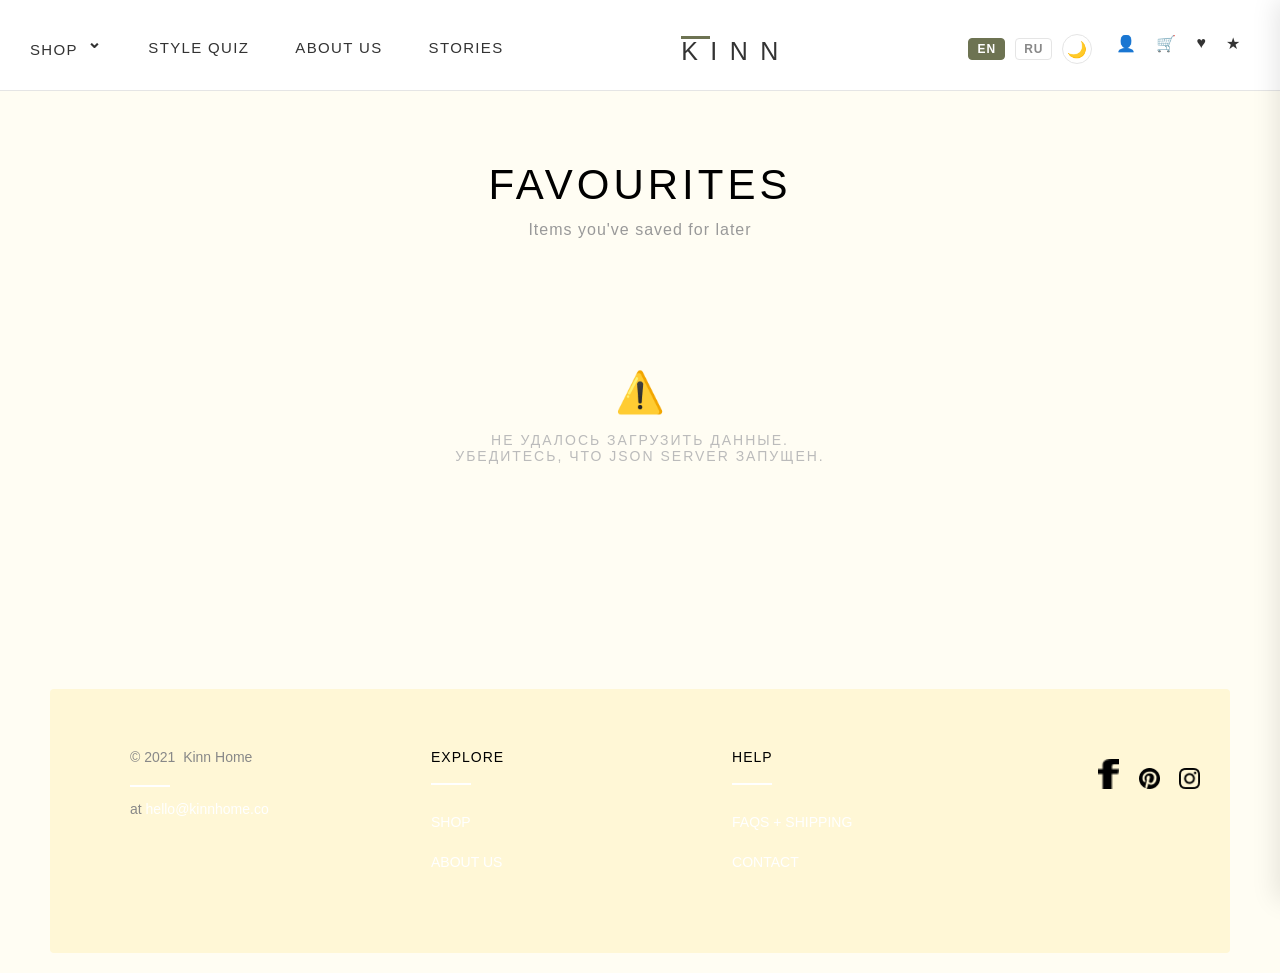
<file: favorites.html>
<!DOCTYPE html>
<html lang="ru">
<head>
    <meta charset="UTF-8">
    <!-- viewport — адаптивность на мобильных устройствах -->
    <meta name="viewport" content="width=device-width, initial-scale=1.0">
    <title>KINN — Избранное</title>
    <!-- Подключаем общие стили каталога -->
    <link rel="stylesheet" href="catalog.css">
    <link rel="stylesheet" href="common.css">
    <link rel="stylesheet" href="theme.css">
    <style>
        /* ============================
           УВЕДОМЛЕНИЕ (toast)
           ============================ */
        .toast {
            position: fixed;
            bottom: 30px;
            right: 30px;
            background: #6d7352;
            color: #fff;
            padding: 14px 24px;
            font-size: 13px;
            letter-spacing: 1px;
            text-transform: uppercase;
            border-radius: 2px;
            opacity: 0;
            pointer-events: none;
            transition: opacity 0.4s ease;
            z-index: 999;
        }

        .toast.show { opacity: 1; }

        /* ============================
           КНОПКИ НА КАРТОЧКЕ ИЗБРАННОГО
           ============================ */
        .card-actions {
            display: flex;
            gap: 8px;
            margin-top: 12px;
        }

        .card-actions button {
            flex: 1;
            padding: 9px 4px;
            border: 1px solid #d0d0d0;
            background: transparent;
            font-size: 11px;
            letter-spacing: 1.5px;
            text-transform: uppercase;
            cursor: pointer;
            font-family: Arial, sans-serif;
            transition: all 0.25s ease;
            color: #555;
        }

        .card-actions button:hover {
            background: #6d7352;
            color: #fff;
            border-color: #6d7352;
        }

        /* Кнопка удалить — красноватый hover */
        .btn-remove:hover {
            background: #c0392b !important;
            border-color: #c0392b !important;
        }

        /* Адаптивная сетка */
        @media (max-width: 768px) {
            .catalog-grid { grid-template-columns: repeat(2, 1fr) !important; gap: 24px 16px; }
        }
        @media (max-width: 480px) {
            .catalog-grid { grid-template-columns: 1fr !important; }
        }
    </style>
</head>
<body>

<!-- ============================================================
     ШАПКА САЙТА
     ============================================================ -->
<header class="header">
    <nav class="nav">
        <ul class="nav-left">
            <li>SHOP</li>
            <li>STYLE QUIZ</li>
            <li>ABOUT US</li>
            <li>STORIES</li>
        </ul>
        <a href="index.html" class="logo"><span>K</span>INN</a>
        <ul class="nav-right">
            <li onclick="window.location.href='register.html'" style="cursor:pointer;" title="Аккаунт">👤</li>
            <li onclick="window.location.href='cart.html'" style="cursor:pointer;" title="Корзина">🛒</li>
            <li style="color:#c8a951;font-weight:bold;" title="Избранное">♥</li>
            <li onclick="window.location.href='feedback.html'" style="cursor:pointer;" title="Отзывы">★</li>
            <li id="adminLink" style="display:none; cursor:pointer; color:#d97b3f; font-weight:700;"
                onclick="window.location.href='admin.html'">ADMIN</li>
        </ul>
    </nav>
</header>

<!-- ============================================================
     ЗАГОЛОВОК СТРАНИЦЫ
     ============================================================ -->
<section class="catalog-hero">
    <h1>Favourites</h1>
    <p>Items you've saved for later</p>
</section>

<!-- ============================================================
     СПИСОК ИЗБРАННЫХ ТОВАРОВ
     ============================================================ -->
<section class="catalog-section">
    <!-- Счётчик — заполняется через JS -->
    <p class="catalog-count" id="favCount"></p>

    <!-- Сетка карточек — заполняется через JS -->
    <div class="catalog-grid" id="favGrid"></div>
</section>

<!-- Всплывающее уведомление -->
<div class="toast" id="toast"></div>

<!-- ============================================================
     ПОДВАЛ САЙТА
     ============================================================ -->
<footer class="footer">
    <div class="footer-container">
        <div class="footer-col">
            <p>© 2021&nbsp;&nbsp;Kinn Home</p>
            <span class="footer-divider"></span>
            <p>at <a href="mailto:hello@kinnhome.co">hello@kinnhome.co</a></p>
        </div>
        <div class="footer-col">
            <h2>EXPLORE</h2>
            <ul>
                <li><a href="catalog.html">SHOP</a></li>
                <li><a href="#">ABOUT US</a></li>
            </ul>
        </div>
        <div class="footer-col">
            <h2>HELP</h2>
            <ul>
                <li><a href="#">FAQS + SHIPPING</a></li>
                <li><a href="#">CONTACT</a></li>
            </ul>
        </div>
        <div class="footer-social">
            <img src="images/facebook.png" alt="Facebook">
            <img src="images/Pinterest.png" alt="Pinterest">
            <img src="images/Instagram.png" alt="Instagram">
        </div>
    </div>
</footer>

<script>
    /* =================================================================
       БАЗОВЫЙ URL JSON SERVER
    ================================================================= */
    const API_URL = "http://127.0.0.1:8000";

    /* =================================================================
       ФУНКЦИЯ: loadFavourites
       Запрашивает все записи из коллекции /favorites и отображает их.
       HTTP-метод: GET /favorites
    ================================================================= */
    async function loadFavourites() {
        const grid = document.getElementById("favGrid");
        const countEl = document.getElementById("favCount");

        grid.innerHTML = '<p style="color:#bbb;letter-spacing:2px;text-transform:uppercase;font-size:13px;">Loading...</p>';

        try {
            /*
               GET /favorites — получаем все сохранённые избранные товары.
               Это простой fetch без дополнительных параметров.
            */
            const response = await fetch(`${API_URL}/favorites`);

            // Проверяем успешность ответа
            if (!response.ok) throw new Error(`HTTP ${response.status}`);

            // Парсим JSON в массив
           const allItems = await response.json();
const user = JSON.parse(localStorage.getItem('currentUser') || 'null');
const items = allItems.filter(item => item.userId === user?.id);
            grid.innerHTML = ""; // очищаем сетку

            // Если избранное пустое — показываем сообщение
            if (items.length === 0) {
                grid.innerHTML = `
                    <div class="empty-state">
                        <p>♡</p>
                        <p>Your favourites list is empty.<br>
                        <a href="catalog.html" style="color:#6d7352;">Browse the catalog →</a></p>
                    </div>`;
                countEl.textContent = "0 items";
                return;
            }

            countEl.textContent = `${items.length} saved item${items.length !== 1 ? "s" : ""}`;

            // Рендерим карточку для каждого сохранённого товара
            items.forEach(item => grid.appendChild(createFavCard(item)));

        } catch (error) {
            console.error("Ошибка загрузки избранного:", error);
            grid.innerHTML = `<div class="empty-state"><p>⚠️</p><p>Не удалось загрузить данные.<br>Убедитесь, что JSON Server запущен.</p></div>`;
        }
    }

    /* =================================================================
       ФУНКЦИЯ: createFavCard
       Создаёт DOM-карточку для одного элемента из избранного.
       item — объект из коллекции favorites (содержит id записи в favorites,
       не id товара; id товара — item.productId).
    ================================================================= */
    function createFavCard(item) {
        const card = document.createElement("div");
        card.className = "product-card";

        // Звёзды рейтинга
        const stars = Math.round(item.rating || 0);
        const starsHTML = "★".repeat(stars) + "☆".repeat(5 - stars);

        card.innerHTML = `
            <div class="card-img-wrap">
                <img src="${item.photo}" alt="${item.name}">
            </div>
            <div class="card-body">
                <p class="card-category">${item.category}</p>
                <p class="card-name">${item.name}</p>
                <div class="card-footer">
                    <p class="card-price">$${Number(item.price).toFixed(2)}</p>
                    <p class="card-rating"><span>${starsHTML}</span>${Number(item.rating).toFixed(1)}</p>
                </div>
                <div class="card-actions">
                    <!-- Кнопка удаления: data-id хранит id записи в favorites (не id товара!) -->
                    <button class="btn-remove" data-id="${item.id}">✕ Remove</button>
                    <!-- Кнопка перехода в корзину — добавляет товар через /cart -->
                    <button class="btn-cart" data-id="${item.id}" data-product-id="${item.productId}">🛒 Add to Cart</button>
                </div>
            </div>
        `;

        // Обработчик удаления из избранного
        card.querySelector(".btn-remove").addEventListener("click", () => removeFromFav(item.id));

        // Обработчик добавления в корзину прямо со страницы избранного
        card.querySelector(".btn-cart").addEventListener("click", () => addToCartFromFav(item));

        return card;
    }

    /* =================================================================
       ФУНКЦИЯ: removeFromFav
       Удаляет запись из коллекции favorites по её id.
       HTTP-метод: DELETE /favorites/:id
    ================================================================= */
    async function removeFromFav(favId) {
        try {
            /*
               DELETE /favorites/3 — удаляет запись с id=3 из коллекции favorites.
               После успешного удаления перезагружаем список.
            */
            await fetch(`${API_URL}/favorites/${favId}`, { method: "DELETE" });
            showToast("Removed from favourites");
            loadFavourites(); // обновляем страницу
        } catch (error) {
            console.error("Ошибка удаления:", error);
            showToast("Ошибка соединения");
        }
    }

    /* =================================================================
       ФУНКЦИЯ: addToCartFromFav
       Добавляет товар в корзину прямо со страницы избранного.
       Логика та же, что и в catalog.html.
    ================================================================= */
    async function addToCartFromFav(item) {
        try {
            // Проверяем, есть ли уже в корзине
            const checkRes = await fetch(`${API_URL}/cart?productId=${item.productId}`);
            const existing = await checkRes.json();

            if (existing.length > 0) {
                // Увеличиваем количество через PATCH
                const newQty = existing[0].quantity + 1;
                await fetch(`${API_URL}/cart/${existing[0].id}`, {
                    method: "PATCH",
                    headers: { "Content-Type": "application/json" },
                    body: JSON.stringify({ quantity: newQty })
                });
                showToast(`Количество обновлено (×${newQty})`);
            } else {
                // Добавляем новую запись через POST
               const user = JSON.parse(localStorage.getItem('currentUser') || 'null');
await fetch(`${API_URL}/cart`, {
    method: "POST",
    headers: { "Content-Type": "application/json" },
    body: JSON.stringify({
        userId: user.id,        // ← ЭТА СТРОЧКА НОВАЯ
        productId: item.productId,
        name: item.name,
        price: item.price,
        photo: item.photo,
        category: item.category,
        quantity: 1
    })
});
                showToast("Added to cart 🛒");
            }
        } catch (error) {
            console.error("Ошибка добавления в корзину:", error);
            showToast("Ошибка соединения");
        }
    }

    /* =================================================================
       ФУНКЦИЯ: showToast — всплывающее уведомление
    ================================================================= */
    function showToast(message) {
        const toast = document.getElementById("toast");
        toast.textContent = message;
        toast.classList.add("show");
        setTimeout(() => toast.classList.remove("show"), 2000);
    }

    /* =================================================================
       ИНИЦИАЛИЗАЦИЯ — загружаем избранное при открытии страницы
    ================================================================= */
    loadFavourites();

    // ====== Показ кнопки ADMIN для администратора (лаб.№8) ======
    // Проверяем роль текущего пользователя из localStorage
    (function() {
        const currentUser = JSON.parse(localStorage.getItem('currentUser') || 'null');
        if (currentUser && currentUser.role === 'admin') {
            const adminLink = document.getElementById('adminLink');
            if (adminLink) adminLink.style.display = 'inline';
        }
    })();
</script>

<script src="i18n.js"></script>
<script src="themeManager.js"></script>
<script src="userProfile.js"></script>
<script src="common.js"></script>
</body>
</html>
</file>
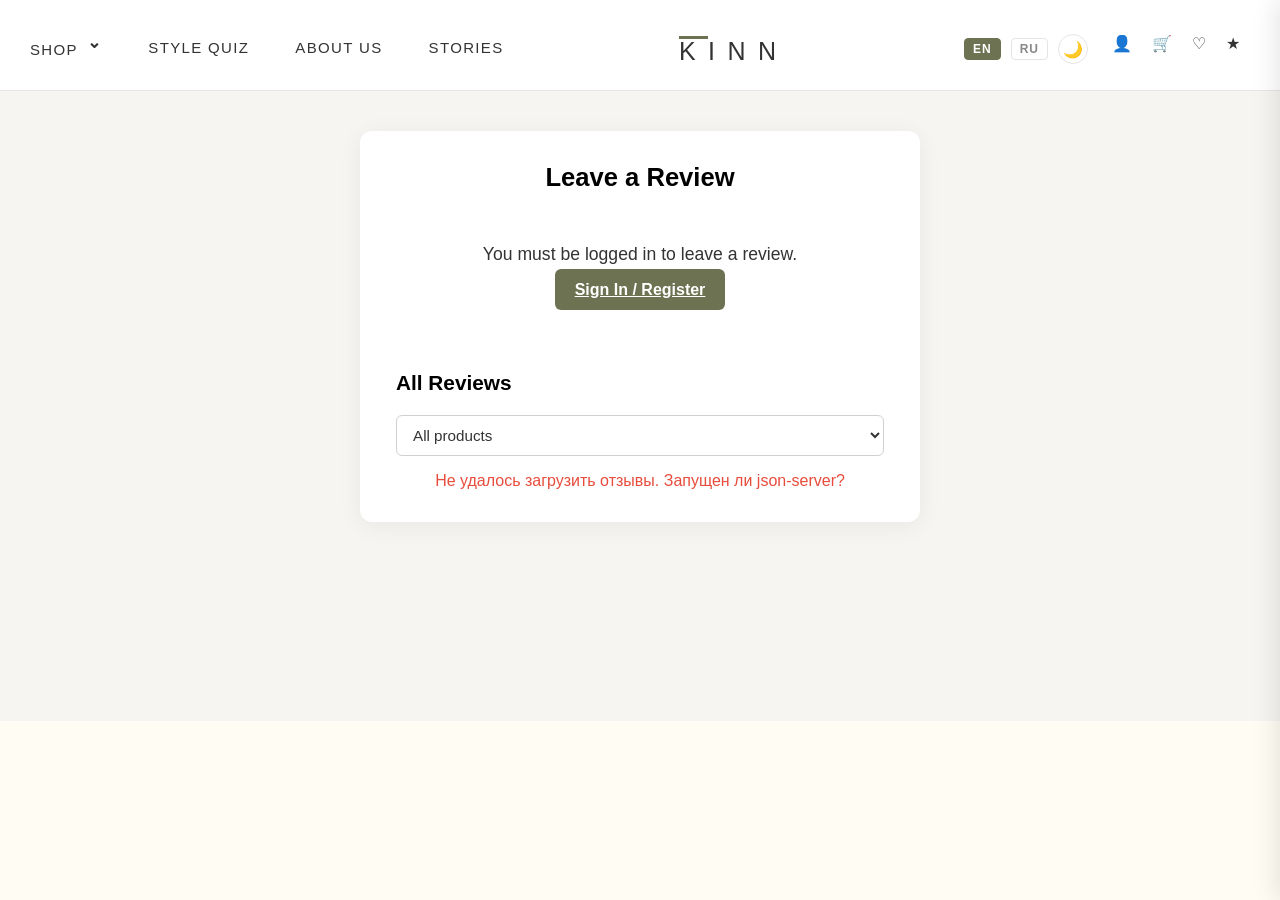
<file: feedback.html>
<!DOCTYPE html>
<html lang="ru">
<head>
    <meta charset="UTF-8">
    <!-- Адаптивность для мобильных -->
    <meta name="viewport" content="width=device-width, initial-scale=1.0">
    <title>KINN — Отзывы</title>
    <!-- Стили лендинга (шапка, шрифты, цвета) -->
    <link rel="stylesheet" href="catalog.css">
    <link rel="stylesheet" href="common.css">
    <link rel="stylesheet" href="theme.css">
    <!-- Стили форм (общие с регистрацией и админкой) -->
    <link rel="stylesheet" href="auth.css">
</head>
<body>

<!-- ===== ШАПКА (та же структура что и в catalog.html) ===== -->
<header class="header">
    <nav class="nav">
        <ul class="nav-left">
            <li onclick="window.location.href='catalog.html'" style="cursor:pointer;">SHOP</li>
            <li onclick="window.location.href='catalog.html'" style="cursor:pointer;">STYLE QUIZ</li>
            <li onclick="window.location.href='catalog.html'" style="cursor:pointer;">ABOUT US</li>
            <li onclick="window.location.href='catalog.html'" style="cursor:pointer;">STORIES</li>
        </ul>
        <a href="index.html" class="logo"><span>K</span>INN</a>
        <ul class="nav-right">
            <li onclick="window.location.href='register.html'" style="cursor:pointer;" title="Аккаунт">👤</li>
            <li onclick="window.location.href='cart.html'" style="cursor:pointer;" title="Корзина">🛒</li>
            <li onclick="window.location.href='favorites.html'" style="cursor:pointer;" title="Избранное">♡</li>
            <li onclick="window.location.href='feedback.html'" style="cursor:pointer; color:#d97b3f;" title="Отзывы">★</li>
            <!-- Кнопка "Admin Panel" — видна только администратору -->
            <li id="adminLink" style="display:none; cursor:pointer; color:#d97b3f; font-weight:700;"
                onclick="window.location.href='admin.html'">ADMIN</li>
        </ul>
    </nav>
</header>

<main class="auth-page">
    <div class="auth-card" style="max-width:560px;">

        <h1 class="auth-title">Leave a Review</h1>

        <!-- Блок: пользователь не залогинен — показываем сообщение -->
        <div id="notLoggedIn" style="display:none; text-align:center; padding:32px 0;">
            <p style="font-size:1.1rem; margin-bottom:16px;">
                You must be logged in to leave a review.
            </p>
            <!-- Кнопка перехода на страницу входа -->
            <a href="register.html" class="btn-primary">Sign In / Register</a>
        </div>

        <!-- Блок: пользователь — администратор — не может оставлять отзывы -->
        <div id="adminBlock" style="display:none; text-align:center; padding:32px 0;">
            <p style="font-size:1.1rem; color:#e74c3c;">
                Administrators cannot leave reviews.
            </p>
        </div>

        <!-- Блок: форма отзыва (видна только обычным залогиненным покупателям) -->
        <form id="feedbackForm" class="auth-form" novalidate style="display:none;">

            <!-- Информация о текущем пользователе -->
            <div class="user-info-banner" id="userInfoBanner">
                <!-- Заполняется JS: "Leaving review as: AnnSmi42" -->
            </div>

            <!-- --- Выбор товара --- -->
            <div class="form-group">
                <label class="form-label">
                    Product <span class="required">*</span>
                </label>
                <!-- Список товаров — заполняется из json-server -->
                <!-- Только те товары которые пользователь уже купил -->
                <select id="productSelect" class="form-input"
                        onchange="onProductChange()">
                    <option value="">— Select a product —</option>
                    <!-- Варианты добавляет JS из orders пользователя -->
                </select>
                <span class="field-hint" id="productHint">
                    Only products you have purchased are available
                </span>
                <span class="field-error" id="productSelectError"></span>
            </div>

            <!-- --- Оценка (звёзды) --- -->
            <div class="form-group">
                <label class="form-label">
                    Rating <span class="required">*</span>
                </label>
                <!-- Интерактивные звёзды: нажимаешь — выставляешь оценку -->
                <div class="stars-input" id="starsInput">
                    <!-- 5 звёзд, каждая при клике устанавливает значение -->
                    <span class="star" data-value="1" onclick="setRating(1)">★</span>
                    <span class="star" data-value="2" onclick="setRating(2)">★</span>
                    <span class="star" data-value="3" onclick="setRating(3)">★</span>
                    <span class="star" data-value="4" onclick="setRating(4)">★</span>
                    <span class="star" data-value="5" onclick="setRating(5)">★</span>
                </div>
                <!-- Скрытое поле хранит числовое значение рейтинга -->
                <input type="hidden" id="ratingValue" value="0">
                <span class="field-error" id="ratingError"></span>
            </div>

            <!-- --- Текст отзыва --- -->
            <div class="form-group">
                <label class="form-label">
                    Review Text <span class="required">*</span>
                </label>
                <!-- Минимум 20 символов для отправки на сервер -->
                <textarea id="feedbackText" class="form-input feedback-textarea"
                          placeholder="Share your experience with this product... (min 20 characters)"
                          oninput="onTextInput()"></textarea>
                <!-- Счётчик символов — показывает сколько уже написано -->
                <div class="char-counter">
                    <span id="charCount">0</span> / 20 min characters
                </div>
                <span class="field-error" id="feedbackTextError"></span>
            </div>

            <!-- --- Кнопка отправки --- -->
            <!-- Активна только если форма валидна -->
            <button type="submit" class="btn-primary btn-full"
                    id="btnSubmitFeedback" disabled>
                Submit Review
            </button>

        </form>

        <!-- ===== СПИСОК СУЩЕСТВУЮЩИХ ОТЗЫВОВ ===== -->
        <div id="feedbackList" style="margin-top:40px;">
            <h2 style="font-size:1.3rem; margin-bottom:20px;">All Reviews</h2>
            <!-- Фильтр по товару -->
            <div class="form-group">
                <select id="filterProduct" class="form-input"
                        onchange="loadReviews()">
                    <option value="">All products</option>
                    <!-- Заполняется JS -->
                </select>
            </div>
            <!-- Сюда JS вставит карточки отзывов -->
            <div id="reviewsContainer">
                <p style="color:#888; text-align:center;">Loading reviews...</p>
            </div>
        </div>

    </div>
</main>

<!-- Уведомление -->
<div class="toast" id="toast" style="display:none;"></div>

<script src="feedback.js"></script>

<script src="i18n.js"></script>
<script src="themeManager.js"></script>
<script src="userProfile.js"></script>
<script src="common.js"></script>
</body>
</html>
</file>
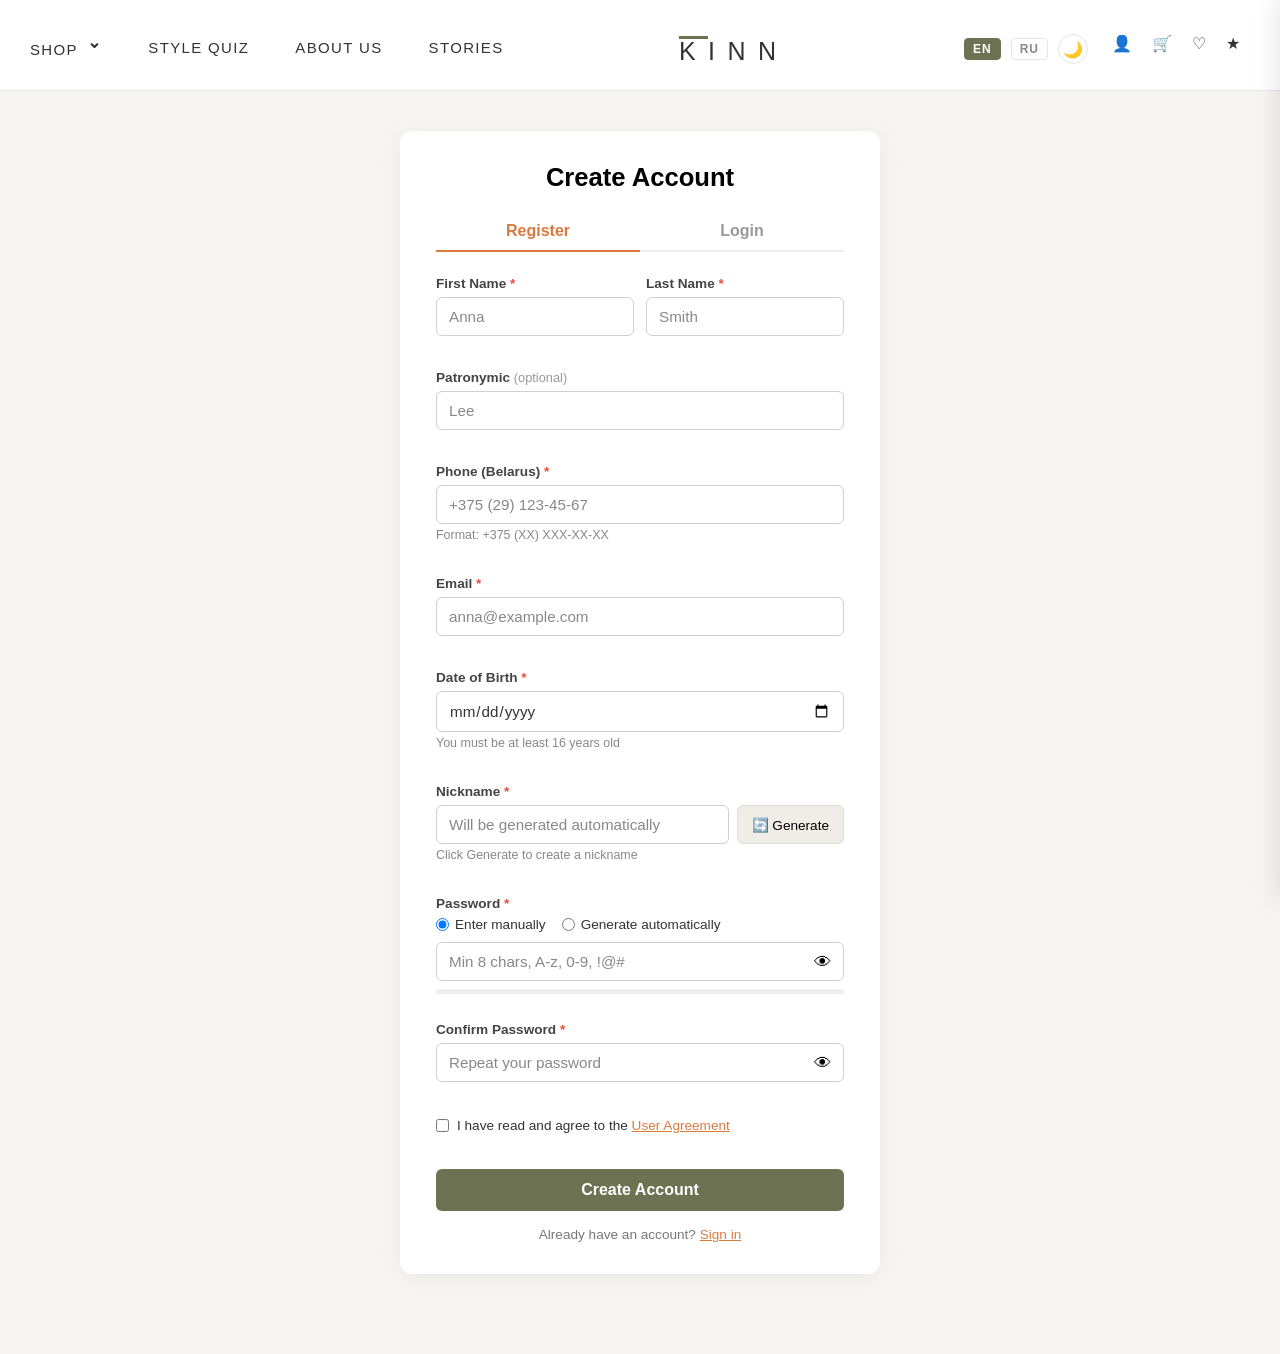
<file: register.html>
<!DOCTYPE html>
<html lang="ru">
<head>
    <meta charset="UTF-8">
    <!-- Адаптивность для мобильных устройств -->
    <meta name="viewport" content="width=device-width, initial-scale=1.0">
    <title>KINN — Регистрация</title>
    <!-- Подключаем стили лендинга (шапка, шрифты, цвета) -->
    <link rel="stylesheet" href="catalog.css">
    <link rel="stylesheet" href="common.css">
    <link rel="stylesheet" href="theme.css">
    <!-- Подключаем стили только для страниц регистрации/входа/админки -->
    <link rel="stylesheet" href="auth.css">
</head>
<body>

<!-- ===== ШАПКА САЙТА (та же структура что и в catalog.html) ===== -->
<header class="header">
    <nav class="nav">
        <ul class="nav-left">
            <li onclick="window.location.href='catalog.html'" style="cursor:pointer;">SHOP</li>
            <li onclick="window.location.href='catalog.html'" style="cursor:pointer;">STYLE QUIZ</li>
            <li onclick="window.location.href='catalog.html'" style="cursor:pointer;">ABOUT US</li>
            <li onclick="window.location.href='catalog.html'" style="cursor:pointer;">STORIES</li>
        </ul>
        <a href="index.html" class="logo"><span>K</span>INN</a>
        <ul class="nav-right">
            <!-- Кнопка профиля/входа -->
            <li onclick="window.location.href='register.html'" style="cursor:pointer;" title="Аккаунт">👤</li>
            <li onclick="window.location.href='cart.html'" style="cursor:pointer;" title="Корзина">🛒</li>
            <li onclick="window.location.href='favorites.html'" style="cursor:pointer;" title="Избранное">♡</li>
            <!-- Ссылка на отзывы -->
            <li onclick="window.location.href='feedback.html'" style="cursor:pointer;" title="Отзывы">★</li>
            <!-- Кнопка "Admin Panel" — видна только администратору, управляется через JS -->
            <li id="adminLink" style="display:none; cursor:pointer; color:#d97b3f; font-weight:700;"
                onclick="window.location.href='admin.html'">ADMIN</li>
        </ul>
    </nav>
</header>

<!-- ===== ОСНОВНОЙ КОНТЕНТ ===== -->
<main class="auth-page">
    <div class="auth-card">

        <!-- Заголовок страницы -->
        <h1 class="auth-title">Create Account</h1>

        <!-- Переключатель: регистрация / вход -->
        <div class="auth-tabs">
            <!-- Активная вкладка — регистрация -->
            <button class="auth-tab active" id="tabRegister" onclick="showTab('register')">Register</button>
            <!-- Неактивная вкладка — вход -->
            <button class="auth-tab" id="tabLogin" onclick="showTab('login')">Login</button>
        </div>

        <!-- ===== ФОРМА РЕГИСТРАЦИИ ===== -->
        <!-- novalidate — отключаем встроенную валидацию браузера, делаем свою на JS -->
        <form id="registerForm" class="auth-form" novalidate>

            <!-- --- ФИО: три отдельных поля --- -->
            <div class="form-row">
                <!-- Поле Имя — обязательное (помечено звёздочкой) -->
                <div class="form-group">
                    <label class="form-label">
                        First Name <span class="required">*</span>
                    </label>
                    <!-- oninput — при каждом вводе символа убираем сообщение об ошибке -->
                    <input type="text" id="firstName" class="form-input"
                           placeholder="Anna" autocomplete="given-name"
                           oninput="clearError('firstName')">
                    <!-- Здесь JS будет показывать ошибку если поле не прошло валидацию -->
                    <span class="field-error" id="firstNameError"></span>
                </div>

                <!-- Поле Фамилия — обязательное -->
                <div class="form-group">
                    <label class="form-label">
                        Last Name <span class="required">*</span>
                    </label>
                    <input type="text" id="lastName" class="form-input"
                           placeholder="Smith" autocomplete="family-name"
                           oninput="clearError('lastName')">
                    <span class="field-error" id="lastNameError"></span>
                </div>
            </div>

            <!-- Поле Отчество — НЕобязательное (нет звёздочки) -->
            <div class="form-group">
                <label class="form-label">
                    Patronymic <span class="optional">(optional)</span>
                </label>
                <input type="text" id="patronymic" class="form-input"
                       placeholder="Lee" autocomplete="additional-name"
                       oninput="clearError('patronymic')">
                <span class="field-error" id="patronymicError"></span>
            </div>

            <!-- --- Телефон --- -->
            <div class="form-group">
                <label class="form-label">
                    Phone (Belarus) <span class="required">*</span>
                </label>
                <!-- Ввод телефона — только номера РБ (+375...) -->
                <!-- oninput — сразу форматируем номер и проверяем -->
                <input type="tel" id="phone" class="form-input"
                       placeholder="+375 (29) 123-45-67"
                       oninput="formatPhone(this); clearError('phone')">
                <!-- Подсказка под полем -->
                <span class="field-hint">Format: +375 (XX) XXX-XX-XX</span>
                <span class="field-error" id="phoneError"></span>
            </div>

            <!-- --- Email --- -->
            <div class="form-group">
                <label class="form-label">
                    Email <span class="required">*</span>
                </label>
                <input type="email" id="email" class="form-input"
                       placeholder="anna@example.com" autocomplete="email"
                       oninput="clearError('email')">
                <span class="field-error" id="emailError"></span>
            </div>

            <!-- --- Дата рождения --- -->
            <div class="form-group">
                <label class="form-label">
                    Date of Birth <span class="required">*</span>
                </label>
                <!-- Пользователю должно быть 16+ лет -->
                <input type="date" id="birthDate" class="form-input"
                       oninput="clearError('birthDate')">
                <span class="field-hint">You must be at least 16 years old</span>
                <span class="field-error" id="birthDateError"></span>
            </div>

            <!-- --- Никнейм (автогенерация) --- -->
            <div class="form-group">
                <label class="form-label">
                    Nickname <span class="required">*</span>
                </label>
                <div class="nickname-row">
                    <!-- Поле никнейма — заполняется автоматически -->
                    <input type="text" id="nickname" class="form-input"
                           placeholder="Will be generated automatically"
                           oninput="clearError('nickname')" readonly>
                    <!-- Кнопка генерации нового никнейма -->
                    <!-- Нажав её, пользователь получает новый вариант (максимум 5 раз) -->
                    <button type="button" class="btn-generate" id="btnGenerate"
                            onclick="generateNickname()">
                        🔄 Generate
                    </button>
                </div>
                <!-- Счётчик попыток генерации (осталось X из 5) -->
                <span class="field-hint" id="nicknameHint">
                    Click Generate to create a nickname
                </span>
                <span class="field-error" id="nicknameError"></span>
            </div>

            <!-- --- Пароль --- -->
            <div class="form-group">
                <label class="form-label">
                    Password <span class="required">*</span>
                </label>
                <!-- Выбор способа задания пароля: вручную или автоматически -->
                <div class="password-mode">
                    <!-- Если выбран ручной ввод — показываем поля пароля -->
                    <label class="radio-label">
                        <input type="radio" name="passwordMode" value="manual"
                               checked onchange="switchPasswordMode('manual')">
                        Enter manually
                    </label>
                    <!-- Если выбрана автогенерация — скрываем поля, генерируем пароль -->
                    <label class="radio-label">
                        <input type="radio" name="passwordMode" value="auto"
                               onchange="switchPasswordMode('auto')">
                        Generate automatically
                    </label>
                </div>

                <!-- Блок ручного ввода пароля (виден по умолчанию) -->
                <div id="manualPasswordBlock">
                    <!-- Основное поле пароля -->
                    <div class="input-eye-wrap">
                        <input type="password" id="password" class="form-input"
                               placeholder="Min 8 chars, A-z, 0-9, !@#"
                               oninput="checkPasswordStrength(); clearError('password')">
                        <!-- Кнопка показать/скрыть пароль (иконка глаза) -->
                        <button type="button" class="eye-btn" onclick="toggleEye('password', this)">👁</button>
                    </div>

                    <!-- Индикатор силы пароля: полоска меняет цвет от красного к зелёному -->
                    <div class="strength-bar">
                        <div class="strength-fill" id="strengthFill"></div>
                    </div>
                    <!-- Текстовое описание силы пароля (Weak / Medium / Strong) -->
                    <span class="strength-label" id="strengthLabel"></span>
                    <span class="field-error" id="passwordError"></span>

                    <!-- Поле подтверждения пароля — нельзя вставить из буфера обмена -->
                    <label class="form-label" style="margin-top:10px;">
                        Confirm Password <span class="required">*</span>
                    </label>
                    <div class="input-eye-wrap">
                        <!-- onpaste="return false" — запрещаем вставку чтобы пользователь набрал сам -->
                        <input type="password" id="confirmPassword" class="form-input"
                               placeholder="Repeat your password"
                               oninput="clearError('confirmPassword')"
                               onpaste="return false">
                        <button type="button" class="eye-btn" onclick="toggleEye('confirmPassword', this)">👁</button>
                    </div>
                    <span class="field-error" id="confirmPasswordError"></span>
                </div>

                <!-- Блок автогенерации пароля (скрыт по умолчанию) -->
                <div id="autoPasswordBlock" style="display:none;">
                    <div class="input-eye-wrap">
                        <!-- Поле только для чтения — показывает сгенерированный пароль -->
                        <input type="text" id="autoPassword" class="form-input"
                               placeholder="Click Generate to get a password" readonly>
                        <!-- Кнопка генерации нового пароля -->
                        <button type="button" class="btn-generate"
                                onclick="generateAutoPassword()">🔄</button>
                    </div>
                    <span class="field-hint">Save this password before submitting!</span>
                </div>
            </div>

            <!-- --- Согласие с пользовательским соглашением --- -->
            <div class="form-group">
                <!-- Чекбокс — без него кнопка регистрации остаётся неактивной -->
                <label class="checkbox-label">
                    <input type="checkbox" id="agreement"
                           onchange="validateForm()">
                    <span>
                        I have read and agree to the
                        <!-- Ссылка на соглашение открывает модальное окно -->
                        <a href="#" class="link-orange" onclick="showAgreement(event)">User Agreement</a>
                    </span>
                </label>
                <span class="field-error" id="agreementError"></span>
            </div>

            <!-- --- Кнопка регистрации --- -->
            <!-- disabled — кнопка заблокирована пока форма не валидна -->
            <!-- Становится активной только когда все поля заполнены правильно -->
            <button type="submit" class="btn-primary btn-full" id="btnRegister" disabled>
                Create Account
            </button>

            <!-- Ссылка для тех кто уже зарегистрирован -->
            <p class="auth-switch">
                Already have an account?
                <a href="#" onclick="showTab('login')" class="link-orange">Sign in</a>
            </p>

        </form>

        <!-- ===== ФОРМА ВХОДА (скрыта по умолчанию) ===== -->
        <form id="loginForm" class="auth-form" style="display:none;" novalidate>

            <div class="form-group">
                <label class="form-label">Email <span class="required">*</span></label>
                <input type="email" id="loginEmail" class="form-input"
                       placeholder="anna@example.com"
                       oninput="clearError('loginEmail')">
                <span class="field-error" id="loginEmailError"></span>
            </div>

            <div class="form-group">
                <label class="form-label">Password <span class="required">*</span></label>
                <div class="input-eye-wrap">
                    <input type="password" id="loginPassword" class="form-input"
                           placeholder="Your password"
                           oninput="clearError('loginPassword')">
                    <button type="button" class="eye-btn" onclick="toggleEye('loginPassword', this)">👁</button>
                </div>
                <span class="field-error" id="loginPasswordError"></span>
            </div>

            <button type="submit" class="btn-primary btn-full" id="btnLogin">
                Sign In
            </button>

            <p class="auth-switch">
                Don't have an account?
                <a href="#" onclick="showTab('register')" class="link-orange">Register</a>
            </p>

        </form>

    </div><!-- .auth-card -->
</main>

<!-- ===== МОДАЛЬНОЕ ОКНО: ПОЛЬЗОВАТЕЛЬСКОЕ СОГЛАШЕНИЕ ===== -->
<!-- Открывается при клике на ссылку "User Agreement" в форме -->
<div class="modal-overlay" id="agreementModal" style="display:none;"
     onclick="closeAgreement(event)">
    <div class="modal-box">
        <button class="modal-close" onclick="closeAgreementBtn()">✕</button>
        <h2>User Agreement</h2>
        <div class="modal-content">
            <p>By registering on KINN, you agree to:</p>
            <ul>
                <li>Provide accurate personal information</li>
                <li>Keep your password secure and confidential</li>
                <li>Use the platform only for lawful purposes</li>
                <li>Not share your account with third parties</li>
                <li>Accept our Privacy Policy and Terms of Service</li>
            </ul>
            <p>We store your data securely and never share it with third parties without your consent.</p>
        </div>
        <!-- Кнопка принятия соглашения — автоматически ставит галочку в форме -->
        <button class="btn-primary" onclick="acceptAgreement()">I Agree</button>
    </div>
</div>

<!-- ===== УВЕДОМЛЕНИЕ (всплывающее сообщение) ===== -->
<!-- Показывается после успешной регистрации или ошибки -->
<div class="toast" id="toast" style="display:none;"></div>

<!-- Подключаем JavaScript для этой страницы -->
<script src="register.js"></script>

<script src="i18n.js"></script>
<script src="themeManager.js"></script>
<script src="userProfile.js"></script>
<script src="common.js"></script>
</body>
</html>
</file>
<file: catalog.css>
* {
    box-sizing: border-box;
    margin: 0;
    padding: 0;
}

body {
    font-family: Arial, sans-serif;
    background: #fff;
    color: #333;
}

/* ====== HEADER (same as index) ====== */
.header {
    padding: 32px 0 24px;
    border-bottom: 1px solid #e5e5e5;
}

.nav {
    max-width: 1280px;
    margin: 0 auto;
    padding: 0 40px;
    display: flex;
    align-items: center;
    justify-content: space-between;
}

.nav-left {
    display: flex;
    gap: 46px;
    list-style: none;
    padding: 0;
    margin: 0;
    margin-left: -10px;
}

.nav-left li {
    font-size: 15px;
    letter-spacing: 0.09em;
    text-transform: uppercase;
    cursor: pointer;
    transition: color 0.3s ease;
}

.nav-left li:hover {
    color: #8a8a8a;
}

.nav-left li:first-child::after {
    content: "⌄";
    font-size: 17px;
    margin-left: 9px;
    font-weight: 700;
    position: relative;
    top: -7px;
}

.logo {
    font-size: 25px;
    text-transform: uppercase;
    letter-spacing: 0.5em;
    cursor: pointer;
    margin-top: 5px;
    display: flex;
    align-items: flex-end;
    text-decoration: none;
    color: #000;
}

.logo span {
    display: inline-flex;
    flex-direction: column;
    align-items: center;
    border-top: 3px solid #6d7352;
    width: fit-content;
    line-height: 1;
    padding-top: 0.1px;
    vertical-align: bottom;
    position: relative;
    top: -2px;
}

.nav-right {
    display: flex;
    gap: 20px;
    list-style: none;
    padding: 0;
    cursor: pointer;
}

/* ====== PAGE TITLE ====== */
.catalog-hero {
    max-width: 1280px;
    margin: 70px auto 50px;
    padding: 0 40px;
    text-align: center;
}

.catalog-hero h1 {
    font-size: 42px;
    font-weight: 300;
    color: #6d7352;
    letter-spacing: 4px;
    text-transform: uppercase;
}

.catalog-hero p {
    font-size: 16px;
    color: #999;
    margin-top: 12px;
    letter-spacing: 1px;
    font-weight: 300;
}

/* ====== CONTROLS PANEL ====== */
.controls-wrapper {
    max-width: 1280px;
    margin: 0 auto 40px;
    padding: 0 40px;
}

/* Search */
.search-bar {
    display: flex;
    align-items: center;
    border-bottom: 2px solid #6d7352;
    margin-bottom: 30px;
    padding-bottom: 8px;
    gap: 12px;
}

.search-bar input {
    flex: 1;
    border: none;
    outline: none;
    font-size: 15px;
    letter-spacing: 1px;
    color: #333;
    background: transparent;
    font-family: Arial, sans-serif;
}

.search-bar input::placeholder {
    color: #bbb;
    letter-spacing: 2px;
    text-transform: uppercase;
    font-size: 13px;
}

.search-icon {
    font-size: 18px;
    color: #6d7352;
}

/* Filter + Sort row */
.filter-sort-row {
    display: flex;
    align-items: flex-start;
    justify-content: space-between;
    gap: 40px;
    flex-wrap: wrap;
}

/* Categories */
.categories {
    display: flex;
    gap: 10px;
    flex-wrap: wrap;
    align-items: center;
}

.categories span {
    font-size: 12px;
    letter-spacing: 2px;
    text-transform: uppercase;
    color: #999;
    margin-right: 6px;
}

.cat-btn {
    padding: 7px 18px;
    border: 1px solid #d0d0d0;
    background: transparent;
    color: #555;
    font-size: 12px;
    letter-spacing: 1.5px;
    text-transform: uppercase;
    cursor: pointer;
    transition: all 0.25s ease;
    font-family: Arial, sans-serif;
}

.cat-btn:hover,
.cat-btn.active {
    background: #6d7352;
    color: #fff;
    border-color: #6d7352;
}

/* Sort dropdown */
.sort-control {
    display: flex;
    align-items: center;
    gap: 12px;
    white-space: nowrap;
}

.sort-control label {
    font-size: 12px;
    letter-spacing: 2px;
    text-transform: uppercase;
    color: #999;
}

.sort-control select {
    border: none;
    border-bottom: 1px solid #6d7352;
    outline: none;
    font-size: 13px;
    letter-spacing: 1px;
    color: #333;
    background: transparent;
    font-family: Arial, sans-serif;
    padding: 4px 6px;
    cursor: pointer;
}

/* ====== ARRAY METHOD BUTTONS (Этап 2) ====== */
.methods-wrapper {
    max-width: 1280px;
    margin: 0 auto 50px;
    padding: 0 40px;
}

.methods-title {
    font-size: 11px;
    letter-spacing: 3px;
    text-transform: uppercase;
    color: #bbb;
    margin-bottom: 14px;
}

.methods-grid {
    display: flex;
    flex-wrap: wrap;
    gap: 10px;
}

.method-btn {
    padding: 9px 20px;
    border: 1px solid #6d7352;
    background: transparent;
    color: #6d7352;
    font-size: 12px;
    letter-spacing: 1.5px;
    text-transform: uppercase;
    cursor: pointer;
    transition: all 0.25s ease;
    font-family: Arial, sans-serif;
}

.method-btn:hover,
.method-btn.active {
    background: #6d7352;
    color: #fff;
}

.method-desc {
    margin-top: 12px;
    font-size: 13px;
    color: #888;
    letter-spacing: 0.5px;
    min-height: 18px;
    font-style: italic;
}

/* ====== CATALOG GRID ====== */
.catalog-section {
    max-width: 1280px;
    margin: 0 auto;
    padding: 0 40px 80px;
}

.catalog-count {
    font-size: 12px;
    letter-spacing: 2px;
    text-transform: uppercase;
    color: #bbb;
    margin-bottom: 30px;
}

.catalog-grid {
    display: grid;
    grid-template-columns: repeat(3, 1fr);
    gap: 50px 40px;
}

/* Empty state */
.empty-state {
    grid-column: 1 / -1;
    text-align: center;
    padding: 80px 0;
    color: #bbb;
}

.empty-state p:first-child {
    font-size: 40px;
    margin-bottom: 16px;
}

.empty-state p:last-child {
    font-size: 14px;
    letter-spacing: 2px;
    text-transform: uppercase;
}

/* ====== PRODUCT CARD ====== */
.product-card {
    cursor: pointer;
    transition: transform 0.3s ease;
}

.product-card:hover {
    transform: translateY(-4px);
}

.card-img-wrap {
    width: 100%;
    aspect-ratio: 4/5;
    overflow: hidden;
    background: #f5f4f0;
    position: relative;
}

.card-img-wrap img {
    width: 100%;
    height: 100%;
    object-fit: cover;
    transition: transform 0.5s ease;
    display: block;
}

.product-card:hover .card-img-wrap img {
    transform: scale(1.04);
}

.card-badge {
    position: absolute;
    top: 12px;
    left: 12px;
    background: #6d7352;
    color: #fff;
    font-size: 10px;
    letter-spacing: 2px;
    text-transform: uppercase;
    padding: 4px 10px;
}

.card-body {
    padding: 16px 2px 0;
}

.card-category {
    font-size: 10px;
    letter-spacing: 2.5px;
    text-transform: uppercase;
    color: #bbb;
    margin-bottom: 5px;
}

.card-name {
    font-size: 15px;
    font-weight: 400;
    color: #222;
    margin-bottom: 4px;
    letter-spacing: 0.3px;
}

.card-desc {
    font-size: 13px;
    color: #888;
    line-height: 1.5;
    margin-bottom: 10px;
    font-weight: 300;
}

.card-footer {
    display: flex;
    align-items: center;
    justify-content: space-between;
}

.card-price {
    font-size: 16px;
    color: #6d7352;
    font-weight: 500;
}

.card-rating {
    font-size: 12px;
    color: #bbb;
    letter-spacing: 1px;
}

.card-rating span {
    color: #c8a951;
    margin-right: 3px;
}

/* ====== FOOTER (same as index) ====== */
.footer {
    background-color: #8c9074;
    margin: 65px 50px 20px;
    padding: 60px 80px;
    border-radius: 4px;
}

.footer-container {
    display: grid;
    grid-template-columns: 1fr 1fr 1fr auto;
    gap: 40px;
}

.footer-col h2 {
    font-size: 14px;
    font-weight: normal;
    letter-spacing: 1px;
    margin-bottom: 20px;
    position: relative;
    color: #fff;
}

.footer-col h2::after {
    content: "";
    display: block;
    width: 40px;
    height: 2px;
    background: #fff;
    margin-top: 18px;
}

.footer-col ul {
    list-style: none;
    padding: 0;
    margin-top: 28px;
}

.footer-col ul li {
    margin-bottom: 22px;
}

.footer-col a,
.footer-col p {
    text-decoration: none;
    color: #fff;
    font-size: 14px;
}

.footer-col a:hover {
    text-decoration: underline;
}

.footer-social img {
    width: 21px;
    margin-left: 15px;
    cursor: pointer;
    transform: translateX(50px) translateY(10px);
}

.footer-social img:hover {
    opacity: 0.7;
}

.footer-divider {
    display: block;
    width: 40px;
    height: 2px;
    background: #fff;
    margin: 20px 0 14px;
}

footer, footer * {
    color: #fff !important;
}

/* ============================================================
   АДАПТАЦИЯ СТРАНИЦЫ КАТАЛОГА
   ============================================================ */

@media (max-width: 768px) {
    /* Шапка на странице каталога */
    .header {
        padding: 15px 0;
    }
    
    /* Заголовок страницы */
    .catalog-hero {
        margin: 40px auto 30px;
        padding: 0 15px;
    }
    
    .catalog-hero h1 {
        font-size: 28px;
    }
    
    /* Панель управления (поиск, фильтры) */
    .controls-wrapper {
        padding: 0 15px;
        margin-bottom: 30px;
    }
    
    .filter-sort-row {
        flex-direction: column;
        gap: 20px;
    }
    
    .categories {
        width: 100%;
        justify-content: center;
    }
    
    .sort-control {
        width: 100%;
        justify-content: center;
        white-space: normal;
    }
    
    /* Расширенные фильтры */
    .advanced-filters {
        padding: 0 15px;
        gap: 15px;
    }
    
    .filter-group input[type="number"] {
        width: 80px;
    }
    
    /* Сетка товаров */
    .catalog-section {
        padding: 0 15px 60px;
    }
    
    .catalog-grid {
        grid-template-columns: repeat(2, 1fr) !important;
        gap: 20px !important;
    }
    
    /* Карточка товара */
    .card-name {
        font-size: 14px;
    }
    
    .card-price {
        font-size: 14px;
    }
    
    .card-rating span {
        font-size: 10px;
    }
    
    /* Кнопки на карточке */
    .card-actions button {
        padding: 6px 2px;
        font-size: 9px;
    }
}

@media (max-width: 480px) {
    .catalog-grid {
        grid-template-columns: 1fr !important;
        max-width: 280px;
        margin: 0 auto;
    }
}
</file>
<file: common.css>
/* ============================================================
   common.css — стили общих интерактивных элементов

   ============================================================ */

/* ============================================================
   1. ПРЕЛОАДЕР
   ============================================================ */

/* Полноэкранный оверлей поверх всего сайта */
#preloader {
    position: fixed;
    inset: 0; /* сокращение для top:0; right:0; bottom:0; left:0 */
    background: #f7f5f2; /* фон в стиле лендинга KINN */
    display: flex;
    flex-direction: column;
    align-items: center;
    justify-content: center;
    z-index: 9999; /* поверх всех остальных элементов */
    transition: opacity 0.5s ease, visibility 0.5s ease;
}

/* Класс .hidden добавляется через JS когда страница загрузилась */
#preloader.hidden {
    opacity: 0;
    visibility: hidden; /* убираем из потока кликов */
    pointer-events: none;
}

/* Крутящийся спиннер — кольцо с одним прозрачным сегментом */
.preloader-spinner {
    width: 56px;
    height: 56px;
    border: 4px solid #e5dfd6;          /* светлый фон кольца */
    border-top-color: #d97b3f;          /* фирменный оранжевый сегмент */
    border-radius: 50%;
    animation: spin 0.9s linear infinite; /* бесконечное вращение */
}

/* Текст логотипа под спиннером */
.preloader-text {
    margin-top: 16px;
    font-family: 'Playfair Display', serif; /* шрифт лендинга, если подключён */
    font-size: 1.4rem;
    letter-spacing: 4px;
    color: #6d7352;
}

/* Анимация вращения на 360 градусов */
@keyframes spin {
    from { transform: rotate(0deg); }
    to   { transform: rotate(360deg); }
}


/* ============================================================
   2. BURGER MENU
   ============================================================ */

/* Кнопка-бургер: скрыта на десктопе, появляется на мобильных */
.burger-btn {
    display: none; /* по умолчанию скрыта — показываем через media query ниже */
    flex-direction: column;
    justify-content: center;
    gap: 5px;
    width: 32px;
    height: 32px;
    background: none;
    border: none;
    cursor: pointer;
    z-index: 1001; /* выше overlay и меню */
    padding: 0;
}

/* Каждая полоска бургера */
.burger-btn span {
    display: block;
    width: 100%;
    height: 2px;
    background: #333;
    border-radius: 2px;
    /* transition для плавной анимации поворота при открытии */
    transition: transform 0.3s ease, opacity 0.3s ease;
}

/* Анимация превращения бургера в крестик при открытии (.active) */
/* Верхняя полоска поворачивается на 45° и сдвигается вниз */
.burger-btn.active span:nth-child(1) {
    transform: translateY(7px) rotate(45deg);
}
/* Средняя полоска исчезает */
.burger-btn.active span:nth-child(2) {
    opacity: 0;
}
/* Нижняя полоска поворачивается на -45° и сдвигается вверх — получается крестик */
.burger-btn.active span:nth-child(3) {
    transform: translateY(-7px) rotate(-45deg);
}

/* Затемнённая область фона при открытом меню */
.menu-overlay {
    position: fixed;
    inset: 0;
    background: rgba(0,0,0,0.45);
    z-index: 999; /* ниже мобильного меню, но выше остального контента */
    opacity: 0;
    visibility: hidden;
    transition: opacity 0.3s ease, visibility 0.3s ease;
}
/* Когда меню открыто — оверлей плавно появляется */
.menu-overlay.active {
    opacity: 1;
    visibility: visible;
}

/* Мобильное меню — выезжает справа */
.mobile-menu {
    position: fixed;
    top: 0;
    right: 0;
    height: 100vh;
    width: 280px;
    max-width: 80vw; /* на очень узких экранах не шире 80% ширины */
    background: #fff;
    z-index: 1000; /* выше overlay */
    box-shadow: -4px 0 24px rgba(0,0,0,0.1);
    padding: 80px 24px 24px;
    overflow-y: auto;

    /* По умолчанию меню сдвинуто за пределы экрана вправо */
    transform: translateX(100%);
    transition: transform 0.35s ease; /* плавное выдвижение */
}
/* Класс .active — меню выезжает на экран */
.mobile-menu.active {
    transform: translateX(0);
}

/* Внутри мобильного меню — списки nav-left/nav-right становятся столбцами */
.mobile-menu ul {
    list-style: none;
    padding: 0;
    margin: 0 0 24px;
    display: flex;
    flex-direction: column;
    gap: 16px;
}
.mobile-menu li,
.mobile-menu a {
    font-size: 1rem;
    color: #333;
    text-decoration: none;
    cursor: pointer;
    letter-spacing: 1px;
}
/* Скрываем логотип внутри клонированного меню — он там не нужен */
.mobile-menu .logo {
    display: none;
}

/* Бургер показываем только на узких экранах (план: ≤768px) */
@media (max-width: 768px) {
    .burger-btn { display: flex; }

    /* Прячем оригинальные nav-left и nav-right на мобильных —
       вместо них используется .mobile-menu */
    .nav > .nav-left,
    .nav > .nav-right {
        display: none;
    }
}


/* ============================================================
   3. РЕАКЦИЯ НА СКРОЛЛ — появление элементов
   ============================================================ */

/* Изначальное состояние элемента — невидим и смещён вниз на 30px */
.reveal-on-scroll {
    opacity: 0;
    transform: translateY(30px);
    transition: opacity 0.6s ease, transform 0.6s ease;
}

/* Когда JS добавляет класс .revealed — элемент плавно появляется на месте */
.reveal-on-scroll.revealed {
    opacity: 1;
    transform: translateY(0);
}


/* ============================================================
   4. АНИМИРОВАННЫЕ СЧЁТЧИКИ
   ============================================================ */

/* Короткая "пульсация" числа при изменении значения */
.counter-pulse {
    display: inline-block;
    animation: pulse 0.3s ease;
}
@keyframes pulse {
    0%   { transform: scale(1); }
    50%  { transform: scale(1.3); color: #d97b3f; }
    100% { transform: scale(1); }
}


/* ============================================================
   5. ВСПЛЫВАЮЩИЕ УВЕДОМЛЕНИЯ (TOAST) — общий стиль
   ============================================================ */
/* Если на странице уже есть .toast из catalog.css — этот блок дополняет его */

.toast-stack {
    position: fixed;
    bottom: 24px;
    right: 24px;
    display: flex;
    flex-direction: column;
    gap: 10px;
    z-index: 2000;
    pointer-events: none; /* клики проходят сквозь контейнер */
}

.toast-item {
    background: #333;
    color: #fff;
    padding: 12px 20px;
    border-radius: 8px;
    font-size: 0.85rem;
    box-shadow: 0 4px 16px rgba(0,0,0,0.2);
    min-width: 220px;
    /* Анимация появления справа */
    animation: toastSlideIn 0.3s ease, toastFadeOut 0.4s ease 2.6s forwards;
}
.toast-item.success { background: #27ae60; }
.toast-item.error   { background: #e74c3c; }
.toast-item.info    { background: #3498db; }

@keyframes toastSlideIn {
    from { transform: translateX(100%); opacity: 0; }
    to   { transform: translateX(0);    opacity: 1; }
}
@keyframes toastFadeOut {
    to { opacity: 0; transform: translateX(20px); }
}



/* ============================================================
   6. МОДАЛЬНЫЕ ОКНА (профиль, товары)
   ============================================================ */

/* Затемнённый фон модального окна */
.modal-overlay {
    position: fixed;
    top: 0;
    left: 0;
    width: 100%;
    height: 100%;
    background: rgba(0, 0, 0, 0.5);
    display: flex;
    align-items: center;
    justify-content: center;
    z-index: 10000;
    backdrop-filter: blur(3px);
}

/* Белое окно с содержимым */
.modal-box {
    background: #fff;
    border-radius: 16px;
    max-width: 600px;
    width: 90%;
    max-height: 85vh;
    overflow-y: auto;
    position: relative;
    box-shadow: 0 20px 40px rgba(0, 0, 0, 0.2);
    animation: modalFadeIn 0.3s ease;
}

/* Анимация появления модалки */
@keyframes modalFadeIn {
    from {
        opacity: 0;
        transform: scale(0.95);
    }
    to {
        opacity: 1;
        transform: scale(1);
    }
}

/* Кнопка закрытия (крестик) */
.modal-close {
    position: absolute;
    top: 16px;
    right: 20px;
    background: none;
    border: none;
    font-size: 24px;
    cursor: pointer;
    color: #999;
    transition: color 0.2s;
    z-index: 10;
}

.modal-close:hover {
    color: #333;
}

/* Специальные стили для модалки профиля */
.profile-modal-box {
    max-width: 550px;
    padding: 30px 24px 24px;
}

.profile-field-row {
    display: flex;
    gap: 16px;
    margin-bottom: 16px;
}

.profile-field-row .form-group {
    flex: 1;
}

/* Кнопка сброса настроек */
.reset-settings-btn {
    width: 100%;
    padding: 10px;
    margin-top: 16px;
    background: transparent;
    border: 1px solid #e0dcd7;
    border-radius: 8px;
    cursor: pointer;
    font-size: 0.9rem;
    color: #666;
    transition: all 0.2s;
}

.reset-settings-btn:hover {
    background: #f7f5f2;
    border-color: #d97b3f;
    color: #d97b3f;
}

/* Тёмная тема для модалок */
[data-theme="dark"] .modal-box {
    background: #2d2d2d;
    color: #e0e0e0;
}

[data-theme="dark"] .reset-settings-btn {
    border-color: #444;
    color: #aaa;
}

[data-theme="dark"] .reset-settings-btn:hover {
    background: #3d3d3d;
    border-color: #d97b3f;
    color: #d97b3f;
}

[data-theme="dark"] .modal-close {
    color: #aaa;
}

[data-theme="dark"] .modal-close:hover {
    color: #fff;
}


/* ============================================================
   10. БУРГЕР-МЕНЮ - ПРИНУДИТЕЛЬНЫЕ СТИЛИ ДЛЯ МОБИЛЬНЫХ
   ============================================================ */

@media (max-width: 768px) {
    /* Делаем навигацию flex-контейнером для бургера */
    .nav {
        display: flex !important;
        justify-content: space-between !important;
        align-items: center !important;
        width: 100% !important;
        padding: 0 16px !important;
        box-sizing: border-box !important;
    }
    
    /* Прячем левое и правое меню */
    .nav > .nav-left,
    .nav > .nav-right {
        display: none !important;
    }
    
    /* Показываем бургер */
    .burger-btn {
        display: flex !important;
    }
    
    /* Мобильное меню */
    .mobile-menu {
        position: fixed !important;
        top: 0 !important;
        right: 0 !important;
        width: 280px !important;
        max-width: 80vw !important;
        height: 100vh !important;
        background: #f7f5f2 !important;
        z-index: 10000 !important;
        transform: translateX(100%) !important;
        transition: transform 0.35s ease !important;
        padding: 80px 24px 24px !important;
        overflow-y: auto !important;
        box-shadow: -4px 0 24px rgba(0,0,0,0.1) !important;
    }
    
    .mobile-menu.active {
        transform: translateX(0) !important;
    }
    
    /* Затемнение */
    .menu-overlay {
        position: fixed !important;
        top: 0 !important;
        left: 0 !important;
        width: 100% !important;
        height: 100% !important;
        background: rgba(0,0,0,0.5) !important;
        z-index: 9999 !important;
        opacity: 0 !important;
        visibility: hidden !important;
        transition: opacity 0.3s ease, visibility 0.3s ease !important;
    }
    
    .menu-overlay.active {
        opacity: 1 !important;
        visibility: visible !important;
    }
    
    /* Стили для ссылок в мобильном меню */
    .mobile-menu ul {
        list-style: none !important;
        padding: 0 !important;
        margin: 0 0 24px !important;
        display: flex !important;
        flex-direction: column !important;
        gap: 16px !important;
    }
    
    .mobile-menu li,
    .mobile-menu a {
        font-size: 1rem !important;
        color: #333 !important;
        text-decoration: none !important;
        cursor: pointer !important;
        letter-spacing: 1px !important;
    }
    
    .mobile-menu .logo {
        display: none !important;
    }
    
    /* Тёмная тема */
    [data-theme="dark"] .mobile-menu {
        background: #1a1a1a !important;
    }
    
    [data-theme="dark"] .mobile-menu li,
    [data-theme="dark"] .mobile-menu a {
        color: #e0e0e0 !important;
    }
    
    [data-theme="dark"] .burger-btn span {
        background: #e0e0e0 !important;
    }
}
</file>
<file: theme.css>
/* ============================================================
   theme.css — переменные тем (светлая/тёмная) + i18n утилиты
   ============================================================

   Принцип работы:
   1. В :root объявлены CSS-переменные для СВЕТЛОЙ темы (по умолчанию)
   2. В [data-theme="dark"] те же переменные переопределены для ТЁМНОЙ
   3. JS добавляет атрибут data-theme="dark" на <html> когда
      пользователь выбирает тёмную тему (themeManager.js)
   4. Все основные цвета в catalog.css / style.css / auth.css
      ПЕРЕОПРЕДЕЛЯЮТСЯ здесь через переменные — поэтому
      переключение темы происходит мгновенно без перезагрузки

   ============================================================ */

/* ============================================================
   СВЕТЛАЯ ТЕМА (значения по умолчанию)
   ============================================================ */
:root {
    /* --- Фоны --- */
    --body-bg:      #fffdf3; /* основной фон страницы (тёплый бежевый, как в style.css) */
    --section-bg:   #fff7d6; /* фон секций (как в style.css) */
    --card-bg:      #ffffff; /* фон карточек товаров */
    --header-bg:    #ffffff; /* фон шапки сайта */

    /* --- Текст --- */
    --text-primary:   #333333; /* основной текст */
    --text-secondary: #888888; /* второстепенный текст (подписи, цены и т.д.) */
    --text-heading:   #000000; /* заголовки */

    /* --- Акцентные цвета (не меняются между темами — это бренд-цвета) --- */
    --accent:       #6d7352; /* оливковый — кнопки, активные элементы */
    --accent-hover: #5a6043; /* оливковый темнее — hover-состояние */
    --accent-gold:  #c8a951; /* золотой — избранное */
    --accent-orange:#d97b3f; /* оранжевый — формы регистрации/админки */

    /* --- Рамки и разделители --- */
    --border-color: #e5e5e5;
    --border-input: #d0d0d0;

    /* --- Цвет текста НА кнопках с акцентным фоном --- */
    --on-accent:    #ffffff; /* белый текст на оливковых/оранжевых кнопках */

    /* --- Тень --- */
    --shadow-color: rgba(0,0,0,0.08);
}

/* ============================================================
   ТЁМНАЯ ТЕМА
   Активируется атрибутом data-theme="dark" на <html>
   ============================================================ */
[data-theme="dark"] {
    /* --- Фоны: было светлое → стало тёмное --- */
    --body-bg:      #1c1c1a; /* тёмный фон вместо бежевого */
    --section-bg:   #262521; /* тёмные секции вместо #fff7d6 */
    --card-bg:      #2e2d28; /* тёмные карточки вместо белых */
    --header-bg:    #232220; /* тёмная шапка */

    /* --- Текст: было тёмное → стало светлое (чтобы не было "белый на белом") --- */
    --text-primary:   #e8e6df; /* светлый основной текст */
    --text-secondary: #a8a59c; /* светло-серый второстепенный текст */
    --text-heading:   #ffffff; /* белые заголовки */

    /* --- Акцент делаем чуть светлее, чтобы был контраст на тёмном фоне --- */
    --accent:       #8a9270;
    --accent-hover: #a3ac88;
    --accent-gold:  #d9bc6e;
    --accent-orange:#e8915c;

    /* --- Рамки темнее --- */
    --border-color: #3a3935;
    --border-input: #4a4944;

    /* --- Текст на кнопках остаётся тёмным для контраста со светлым акцентом --- */
    --on-accent:    #1c1c1a;

    /* --- Тень делаем светлее (на тёмном фоне обычная чёрная тень не видна) --- */
    --shadow-color: rgba(0,0,0,0.4);
}

/* ============================================================
   ПЕРЕОПРЕДЕЛЕНИЕ БАЗОВЫХ ЭЛЕМЕНТОВ ЧЕРЕЗ ПЕРЕМЕННЫЕ
   ============================================================
   Все эти правила имеют ТУ ЖЕ специфичность что и оригинальные
   правила в style.css/catalog.css, но идут ПОСЛЕ них в порядке
   подключения <link> — поэтому переопределяют цвета на переменные.
*/

/* Плавный переход цветов при переключении темы —
   чтобы смена не была резкой "вспышкой" */
html {
    transition: background-color 0.3s ease;
}
body, .header, .footer, section, .gallery-section, .video-section,
.featured-section, .auth-page, .admin-page {
    transition: background-color 0.3s ease, color 0.3s ease;
}

/* --- Общий фон страницы --- */
body {
    background-color: var(--body-bg) !important;
    color: var(--text-primary) !important;
}

/* --- Шапка сайта --- */
.header {
    background-color: var(--header-bg) !important;
    border-color: var(--border-color) !important;
}
.nav-left li, .nav-right li, .logo {
    color: var(--text-primary) !important;
}

/* --- Секции с фоном "section-bg" (используют #fff7d6 в оригинале) --- */
.hero, .skills, .gallery-section, .video-section, .featured-section {
    background-color: var(--section-bg) !important;
    color: var(--text-primary) !important;
}

/* --- Заголовки --- */
h1, h2, h3, .section-title {
    color: var(--text-heading) !important;
}

/* --- Карточки товаров (каталог + featured) --- */
.catalog-card, .featured-card, .review-card, .admin-form-card, .auth-card {
    background-color: var(--card-bg) !important;
    border-color: var(--border-color) !important;
    color: var(--text-primary) !important;
}

/* --- Второстепенный текст (цены, подписи) --- */
.price, .stat-label, .field-hint, .review-date, .footer p {
    color: var(--text-secondary) !important;
}

/* --- Кнопки с акцентным фоном --- */
.btn-primary, .btn-add-cart, .page-btn.active {
    background-color: var(--accent) !important;
    color: var(--on-accent) !important;
    border-color: var(--accent) !important;
}
.btn-primary:hover:not(:disabled) {
    background-color: var(--accent-hover) !important;
}

/* --- Поля форм --- */
.form-input, input, select, textarea {
    background-color: var(--card-bg) !important;
    color: var(--text-primary) !important;
    border-color: var(--border-input) !important;
}
/* Placeholder тоже должен быть видимым в тёмной теме */
.form-input::placeholder, input::placeholder, textarea::placeholder {
    color: var(--text-secondary) !important;
}

/* --- Таблицы админки --- */
.admin-table {
    background-color: var(--card-bg) !important;
    color: var(--text-primary) !important;
}
.admin-table th {
    background-color: var(--section-bg) !important;
}
.admin-table td, .admin-table th {
    border-color: var(--border-color) !important;
}

/* --- Модальные окна --- */
.modal-box {
    background-color: var(--card-bg) !important;
    color: var(--text-primary) !important;
}

/* --- Подвал --- */
.footer {
    background-color: var(--section-bg) !important;
    color: var(--text-primary) !important;
}

/* --- Parallax текст остаётся белым на фото в обеих темах (не трогаем) --- */


/* ============================================================
   КНОПКИ ПЕРЕКЛЮЧЕНИЯ ЯЗЫКА И ТЕМЫ В ШАПКЕ
   ============================================================ */

/* Контейнер с переключателями — добавляется в nav-right */
.lang-theme-switch {
    display: flex;
    align-items: center;
    gap: 10px;
    margin-right: 4px;
}

/* Кнопки EN / RU */
.lang-btn {
    background: none;
    border: 1px solid var(--border-color);
    color: var(--text-secondary);
    font-size: 0.75rem;
    font-weight: 700;
    padding: 3px 8px;
    border-radius: 4px;
    cursor: pointer;
    letter-spacing: 1px;
    transition: all 0.2s;
}
.lang-btn:hover {
    border-color: var(--accent);
    color: var(--accent);
}
/* Активный язык подсвечивается заливкой (требование методички:
   "надписи становятся активными, выделяются стилем") */
.lang-btn.active {
    background: var(--accent);
    color: var(--on-accent);
    border-color: var(--accent);
}

/* Кнопка-переключатель темы (иконка солнца/луны) */
.theme-toggle {
    background: none;
    border: 1px solid var(--border-color);
    color: var(--text-secondary);
    font-size: 1rem;
    width: 30px;
    height: 30px;
    border-radius: 50%;
    cursor: pointer;
    display: flex;
    align-items: center;
    justify-content: center;
    transition: all 0.2s;
}
.theme-toggle:hover {
    border-color: var(--accent);
    color: var(--accent);
    transform: rotate(20deg);
}


/* ============================================================
   МОДАЛЬНОЕ ОКНО ПРОФИЛЯ ПОЛЬЗОВАТЕЛЯ
   ============================================================ */

/* Кнопка "Выйти" в шапке — видна только после авторизации */
.logout-btn {
    color: #e74c3c !important;
    font-weight: 700;
    cursor: pointer;
}

/* Иконка пользователя когда залогинен — подсвечена акцентом */
.user-icon-active {
    color: var(--accent) !important;
    font-weight: 700;
}

/* Содержимое модалки профиля */
.profile-modal-box {
    max-width: 460px;
}
.profile-field-row {
    display: grid;
    grid-template-columns: 1fr 1fr;
    gap: 12px;
}
@media (max-width: 480px) {
    .profile-field-row { grid-template-columns: 1fr; }
}

/* Кнопка сброса настроек — серая, расположена отдельно */
.reset-settings-btn {
    background: none;
    border: 1px solid var(--border-color);
    color: var(--text-secondary);
    font-size: 0.78rem;
    padding: 8px 16px;
    border-radius: 6px;
    cursor: pointer;
    margin-top: 12px;
    width: 100%;
    transition: all 0.2s;
}
.reset-settings-btn:hover {
    border-color: #e74c3c;
    color: #e74c3c;
}
</file>
<file: index.css>
/* ============================================================
   index.css — стили главной страницы 
   ============================================================ */

/* ============================================================
   ОБЩИЕ ЗАГОЛОВКИ СЕКЦИЙ
   ============================================================ */
.section-title {
    font-family: 'Playfair Display', serif;
    font-size: 2rem;
    text-align: center;
    margin-bottom: 8px;
    color: #333;
}
.section-subtitle {
    text-align: center;
    color: #888;
    font-size: 0.95rem;
    margin-bottom: 32px;
}

/* Счётчики корзины/избранного в шапке (для анимации лаб.№9) */
.nav-counter {
    display: inline-block;
    min-width: 16px;
    text-align: center;
    font-size: 0.75rem;
    font-weight: 700;
    color: #d97b3f;
}


/* ============================================================
   1. SWIPER-СЛАЙДЕР (главный баннер)
   ============================================================ */
.hero-slider-section {
    width: 100%;
}

/* Сам Swiper-контейнер на всю ширину экрана */
.hero-swiper {
    width: 100%;
    height: 70vh;
    min-height: 420px;
}

/* Каждый слайд — фоновое изображение во весь экран */
.hero-slide {
    background-size: cover;
    background-position: center;
    display: flex;
    align-items: center;
    /* Затемняющий градиент слева направо для читаемости текста */
    position: relative;
}
.hero-slide::before {
    content: '';
    position: absolute;
    inset: 0;
    background: linear-gradient(90deg, rgba(0,0,0,0.45) 0%, rgba(0,0,0,0.05) 60%);
}

/* Текстовый блок поверх затемнения */
.hero-content {
    position: relative;
    z-index: 2;
    color: #fff;
    max-width: 480px;
    margin-left: 8%;
}
.hero-content h1 {
    font-family: 'Playfair Display', serif;
    font-size: 3rem;
    margin-bottom: 12px;
    line-height: 1.1;
}
.hero-content p {
    font-size: 1.1rem;
    margin-bottom: 24px;
    opacity: 0.95;
}

/* Кнопка переиспользует стиль .btn-primary из auth.css, но крупнее на главной */
.hero-content .btn-primary {
    display: inline-block;
    text-decoration: none;
    padding: 14px 28px;
    font-size: 1rem;
}

/* Цвет стрелок и точек Swiper — фирменный оранжевый */
.hero-swiper .swiper-button-next,
.hero-swiper .swiper-button-prev {
    color: #fff;
}
.hero-swiper .swiper-pagination-bullet-active {
    background: #d97b3f;
}

@media (max-width: 768px) {
    .hero-content { margin-left: 5%; max-width: 90%; }
    .hero-content h1 { font-size: 2rem; }
    .hero-swiper { height: 56vh; min-height: 340px; }
}


/* ============================================================
   2. МЕДИАГАЛЕРЕЯ СО ЗВУКОМ
   ============================================================ */
.gallery-section {
    padding: 60px 5%;
    background: #fff;
}

.gallery-wrapper {
    max-width: 900px;
    margin: 0 auto;
    display: flex;
    flex-direction: column;
    align-items: center;
    gap: 24px;
}

/* Контейнер для большого изображения */
.gallery-display {
    position: relative;
    width: 100%;
    max-width: 640px;
    aspect-ratio: 16/9;
    border-radius: 12px;
    overflow: hidden;
    box-shadow: 0 8px 32px rgba(0,0,0,0.12);
}

/* Само изображение — плавный переход через opacity (требование "smooth transition") */
.gallery-img {
    width: 100%;
    height: 100%;
    object-fit: cover;
    display: block;
    transition: opacity 0.4s ease; /* плавность смены картинки */
}
/* Класс добавляется на момент смены картинки — изображение временно прозрачнее */
.gallery-img.fading {
    opacity: 0.2;
}

/* Индикатор играет/пауза в углу изображения */
.gallery-status {
    position: absolute;
    top: 16px;
    left: 16px;
    background: rgba(0,0,0,0.55);
    color: #fff;
    padding: 6px 14px;
    border-radius: 20px;
    font-size: 0.85rem;
    display: flex;
    align-items: center;
    gap: 6px;
    backdrop-filter: blur(4px);
}
/* Когда играет звук — добавляется класс .playing, меняем цвет индикатора */
.gallery-status.playing {
    background: rgba(217,123,63,0.85); /* фирменный оранжевый */
}

/* Блок управления под изображением */
.gallery-controls {
    display: flex;
    flex-wrap: wrap;
    gap: 16px;
    align-items: center;
    justify-content: center;
}

/* Кнопки-иконки (минимум 2 интерактивных элемента по заданию) */
.gallery-btn {
    display: flex;
    flex-direction: column;
    align-items: center;
    gap: 6px;
    background: #f7f5f2;
    border: 2px solid transparent;
    border-radius: 12px;
    padding: 14px 22px;
    cursor: pointer;
    font-size: 0.8rem;
    color: #555;
    transition: border-color 0.2s, transform 0.15s;
}
.gallery-btn:hover {
    transform: translateY(-3px);
}
/* Активная кнопка (последняя нажатая) подсвечивается рамкой */
.gallery-btn.active {
    border-color: #d97b3f;
    color: #d97b3f;
}
.gallery-btn-icon {
    font-size: 1.8rem;
}

/* Регулятор громкости */
.volume-control {
    display: flex;
    align-items: center;
    gap: 8px;
}
.volume-control input[type="range"] {
    accent-color: #d97b3f; /* красим ползунок в фирменный цвет */
    cursor: pointer;
}


/* ============================================================
   3. ВИДЕО-СЕКЦИЯ
   ============================================================ */
.video-section {
    padding: 60px 5%;
    background: #f7f5f2;
}

.video-wrapper {
    max-width: 800px;
    margin: 0 auto;
    border-radius: 12px;
    overflow: hidden;
    box-shadow: 0 8px 32px rgba(0,0,0,0.12);
    aspect-ratio: 16/9;
    position: relative;
    background: #000;
}

/* Превью-картинка с кнопкой Play */
.video-poster {
    position: relative;
    width: 100%;
    height: 100%;
    cursor: pointer;
}
.video-poster img {
    width: 100%;
    height: 100%;
    object-fit: cover;
    display: block;
    transition: opacity 0.3s ease;
}
/* Затемнение превью для контраста с кнопкой */
.video-poster::after {
    content: '';
    position: absolute;
    inset: 0;
    background: rgba(0,0,0,0.25);
}

/* Большая круглая кнопка Play по центру */
.play-btn {
    position: absolute;
    top: 50%;
    left: 50%;
    transform: translate(-50%, -50%);
    width: 80px;
    height: 80px;
    border-radius: 50%;
    background: rgba(255,255,255,0.9);
    border: none;
    font-size: 1.8rem;
    color: #d97b3f;
    cursor: pointer;
    z-index: 2;
    display: flex;
    align-items: center;
    justify-content: center;
    transition: transform 0.2s, background 0.2s;
}
.play-btn:hover {
    transform: translate(-50%, -50%) scale(1.08);
    background: #fff;
}

/* Само видео занимает весь контейнер когда видно */
#storyVideo {
    width: 100%;
    height: 100%;
    object-fit: cover;
    display: block;
}


/* ============================================================
   4. PARALLAX-СЕКЦИЯ
   ============================================================ */
.parallax-section {
    position: relative;
    height: 70vh;
    min-height: 480px;
    overflow: hidden; /* слои не должны вылезать за пределы секции */
}

/* Общий стиль для всех слоёв параллакса */
.parallax-layer {
    position: absolute;
    inset: 0;
    will-change: transform; /* подсказка браузеру для оптимизации анимации */
}

/* Слой 1: фон — занимает чуть больше высоты секции,
   чтобы при сдвиге не появлялись пустые края */
.parallax-bg {
    background-size: cover;
    background-position: center;
    height: 120%;
    top: -10%;
}
/* Затемнение фона для читаемости текста */
.parallax-bg::after {
    content: '';
    position: absolute;
    inset: 0;
    background: rgba(0,0,0,0.35);
}

/* Слой 2: средний — изображение доски справа */
.parallax-mid {
    display: flex;
    align-items: center;
    justify-content: flex-end;
    padding-right: 8%;
}
.parallax-img-mid {
    width: 280px;
    max-width: 35vw;
    border-radius: 12px;
    box-shadow: 0 12px 40px rgba(0,0,0,0.3);
}

/* Слой 3: передний — маленькая доска слева (движется в обратную сторону) */
.parallax-front {
    display: flex;
    align-items: flex-end;
    padding-left: 6%;
    padding-bottom: 8%;
}
.parallax-img-front {
    width: 160px;
    max-width: 22vw;
    border-radius: 10px;
    box-shadow: 0 10px 30px rgba(0,0,0,0.3);
}

/* Слой 4: текстовый контент по центру */
.parallax-content {
    display: flex;
    flex-direction: column;
    align-items: center;
    justify-content: center;
    text-align: center;
    color: #fff;
    padding: 0 20px;
}
.parallax-content h2 {
    font-family: 'Playfair Display', serif;
    font-size: 2.4rem;
    margin-bottom: 12px;
    text-shadow: 0 2px 12px rgba(0,0,0,0.4);
}
.parallax-content p {
    font-size: 1.1rem;
    max-width: 480px;
    text-shadow: 0 2px 8px rgba(0,0,0,0.4);
}

@media (max-width: 768px) {
    .parallax-img-mid   { width: 180px; }
    .parallax-img-front { width: 110px; }
    .parallax-content h2 { font-size: 1.7rem; }
}


/* ============================================================
   5. СТАТИСТИКА (анимированные счётчики)
   ============================================================ */
.stats-section {
    padding: 60px 5%;
    background: #6d7352; /* тёмно-зелёный фирменный цвет лендинга */
    color: #fff;
}
.stats-grid {
    max-width: 900px;
    margin: 0 auto;
    display: grid;
    grid-template-columns: repeat(4, 1fr);
    gap: 24px;
    text-align: center;
}
.stat-number {
    font-family: 'Playfair Display', serif;
    font-size: 2.6rem;
    font-weight: 700;
}
.stat-label {
    font-size: 0.85rem;
    opacity: 0.85;
    margin-top: 4px;
    text-transform: uppercase;
    letter-spacing: 1px;
}
@media (max-width: 600px) {
    .stats-grid { grid-template-columns: repeat(2, 1fr); }
}


/* ============================================================
   6. FEATURED PRODUCTS + МОДАЛКА ТОВАРА
   ============================================================ */
.featured-section {
    padding: 60px 5%;
    background: #fff;
}
.featured-grid {
    max-width: 1100px;
    margin: 0 auto;
    display: grid;
    grid-template-columns: repeat(4, 1fr);
    gap: 20px;
}
@media (max-width: 900px) {
    .featured-grid { grid-template-columns: repeat(2, 1fr); }
}
@media (max-width: 480px) {
    .featured-grid { grid-template-columns: 1fr; }
}

/* Карточка товара на главной — кликабельна, открывает модалку */
.featured-card {
    cursor: pointer;
    border-radius: 10px;
    overflow: hidden;
    background: #f7f5f2;
    transition: transform 0.2s, box-shadow 0.2s;
}
.featured-card:hover {
    transform: translateY(-4px);
    box-shadow: 0 8px 24px rgba(0,0,0,0.1);
}
.featured-card img {
    width: 100%;
    aspect-ratio: 4/3;
    object-fit: cover;
    display: block;
}
.featured-card-body {
    padding: 12px 14px;
}
.featured-card-body p:first-child {
    font-weight: 600;
    margin-bottom: 4px;
}
.featured-card-body .price {
    color: #d97b3f;
    font-weight: 700;
}

/* Модальное окно деталей товара — расширенная версия .modal-box из auth.css */
.product-modal-box {
    max-width: 640px;
    width: 92%;
    padding: 0;
    overflow: hidden;
}
.product-modal-box .modal-close {
    z-index: 5;
    background: rgba(255,255,255,0.85);
    border-radius: 50%;
    width: 32px;
    height: 32px;
}
/* Внутренняя структура модалки заполняется JS, но базовые классы стилизуем тут */
.pm-image img {
    width: 100%;
    aspect-ratio: 16/9;
    object-fit: cover;
    display: block;
}
.pm-body {
    padding: 24px;
}
.pm-body h2 {
    font-family: 'Playfair Display', serif;
    margin-bottom: 8px;
}
.pm-body .pm-price {
    font-size: 1.4rem;
    color: #d97b3f;
    font-weight: 700;
    margin: 8px 0;
}
.pm-body .pm-desc {
    color: #666;
    font-size: 0.9rem;
    line-height: 1.6;
    margin-bottom: 16px;
}


/* ============================================================
   ГЕОКАРТА В ПОДВАЛЕ
   ============================================================ */
.map-section {
    max-width: 1100px;
    margin: 40px auto 0;
    padding: 0 5%;
}





/* ============================================================
   7. УМЕНЬШЕННАЯ МОДАЛКА ТОВАРА (ИСПРАВЛЕНИЕ)
   ============================================================ */

/* Уменьшаем размер модального окна */
.product-modal-box {
    max-width: 500px !important;
    width: 90% !important;
    max-height: 80vh !important;
    overflow-y: auto !important;
    padding: 0 !important;
}

/* Уменьшаем изображение в модалке */
.product-modal-box .pm-image img {
    max-height: 250px !important;
    object-fit: cover !important;
}

/* Компактное содержимое */
#productModalContent {
    display: flex !important;
    flex-direction: column !important;
}

/* Для горизонтального расположения на больших экранах */
@media (min-width: 600px) {
    #productModalContent {
        flex-direction: row !important;
        align-items: flex-start !important;
    }
    
    .product-modal-box .pm-image {
        flex: 1 !important;
        min-width: 150px !important;
    }
    
    .product-modal-box .pm-body {
        flex: 1.5 !important;
        padding: 20px !important;
    }
}

/* Компактные отступы в теле модалки */
.product-modal-box .pm-body {
    padding: 16px !important;
}

.product-modal-box .pm-body h2 {
    font-size: 1.3rem !important;
    margin-top: 0 !important;
}

.product-modal-box .pm-price {
    font-size: 1.2rem !important;
}

.product-modal-box .pm-desc {
    font-size: 0.85rem !important;
}

/* Кнопка закрытия */
.product-modal-box .modal-close {
    top: 8px !important;
    right: 8px !important;
}


/* ============================================================
   8. ПОДВАЛ - ЗЕЛЕНЫЙ ТЕКСТ
   ============================================================ */

/* Весь текст в подвале */
.footer,
.footer * {
    color: #2e7d32 !important;  /* темно-зеленый */
}

/* Ссылки в подвале */
.footer a {
    color: #4caf50 !important;  /* светло-зеленый для ссылок */
    text-decoration: none;
}

.footer a:hover {
    color: #81c784 !important;  /* очень светлый зеленый при наведении */
    text-decoration: underline;
}


/* ============================================================
   9. ШАПКА - ЗЕЛЕНЫЙ ТЕКСТ
   ============================================================ */

/* Весь текст в шапке */
.header,
.header * {
    color: #2e7d32 !important;  /* темно-зеленый, как в подвале */
}

/* Логотип KINN */
.header .logo {
    color: #2e7d32 !important;
}

/* Кнопки переключения языка (EN/RU) */
.lang-btn {
    background: transparent !important;
    color: #2e7d32 !important;
}

.lang-btn.active {
    color: #4caf50 !important;
    font-weight: bold;
}

/* Иконки в шапке (👤, 🛒, ♡, ★) */
.nav-right li {
    color: #2e7d32 !important;
}

/* Счетчики корзины/избранного */
.nav-counter {
    color: #4caf50 !important;
    font-weight: bold;
}

/* Кнопка Log Out */
.logout-btn {
    color: #2e7d32 !important;
}

.logout-btn:hover {
    color: #4caf50 !important;
}

/* Ссылки в навигации */
.nav-left a {
    color: #2e7d32 !important;
}

.nav-left a:hover {
    color: #4caf50 !important;
}

/* ============================================================
   10. ПОЛНАЯ АДАПТАЦИЯ ДЛЯ МОБИЛЬНЫХ УСТРОЙСТВ
   ============================================================ */

/* Все картинки по умолчанию не могут быть шире своего контейнера */
img {
    max-width: 100%;
    height: auto;
}

/* Базовый контейнер для всего контента страницы */
.hero-slider-section, 
.gallery-section, 
.video-section, 
.parallax-section, 
.stats-section, 
.featured-section {
    overflow-x: hidden; /* Скрываем горизонтальную прокрутку, если она появится */
}

/* Стили для очень маленьких экранов (телефоны) */
@media (max-width: 768px) {
    /* Основные отступы для секций */
    .section-title {
        font-size: 1.6rem;
        padding: 0 15px;
    }
    
    .gallery-controls {
        gap: 10px;
    }
    
    .gallery-btn {
        padding: 8px 12px;
    }
    
    .gallery-btn-icon {
        font-size: 1.3rem;
    }
    
    .volume-control {
        margin-top: 10px;
        width: 100%;
        justify-content: center;
    }
    
    /* Видео секция */
    .video-section {
        padding: 40px 15px;
    }
    
    .play-btn {
        width: 60px;
        height: 60px;
        font-size: 1.4rem;
    }
    
    /* Параллакс секция */
    .parallax-section {
        height: auto;
        min-height: 500px;
    }
    
    .parallax-img-mid {
        width: 120px !important;
    }
    
    .parallax-img-front {
        width: 80px !important;
    }
    
    .parallax-content h2 {
        font-size: 1.3rem;
        padding: 0 15px;
    }
    
    .parallax-content p {
        font-size: 0.9rem;
        padding: 0 15px;
    }
    
    /* Секция статистики */
    .stats-section {
        padding: 40px 15px;
    }
    
    .stats-grid {
        gap: 15px;
    }
    
    .stat-number {
        font-size: 1.8rem;
    }
    
    .stat-label {
        font-size: 0.7rem;
    }
    
    /* Секция с рекомендуемыми товарами */
    .featured-section {
        padding: 40px 15px;
    }
    
    /* Футер (подвал) */
    .footer {
        margin: 40px 15px 20px;
        padding: 30px 20px;
    }
    
    .footer-container {
        grid-template-columns: 1fr;
        gap: 30px;
        text-align: center;
    }
    
    .footer-social img {
        transform: none;
        margin: 0 10px;
    }
    
    .footer-divider {
        margin: 15px auto;
    }
    
    .footer-col:nth-child(2),
    .footer-col:nth-child(3),
    .footer-col:first-child {
        margin: 0;
    }
    
    .footer-col:nth-child(2) ul,
    .footer-col:nth-child(3) ul {
        margin-top: 20px;
    }
    
    /* Карта */
    .map-section {
        padding: 0 15px;
    }
    
    .map-section iframe {
        height: 250px;
    }
}
</file>
<file: auth.css>
/* ============================================================
   auth.css — стили для страниц регистрации, входа, отзывов и админки
   ============================================================ */

/* --- Контейнер страницы авторизации: центрируем карточку --- */
.auth-page {
    display: flex;
    justify-content: center;
    align-items: flex-start;
    padding: 40px 20px 80px;
    min-height: 70vh;
    background: var(--bg-light, #f7f5f2); /* fallback на случай отсутствия переменной */
}

/* --- Карточка формы: белый фон, скругления, тень --- */
.auth-card {
    background: #fff;
    border-radius: 12px;
    padding: 32px 36px;
    width: 100%;
    max-width: 480px;
    box-shadow: 0 4px 24px rgba(0,0,0,0.06);
}

/* --- Заголовок формы --- */
.auth-title {
    font-size: 1.6rem;
    font-weight: 700;
    margin-bottom: 20px;
    text-align: center;
}

/* --- Вкладки Register / Login --- */
.auth-tabs {
    display: flex;
    margin-bottom: 24px;
    border-bottom: 2px solid #eee;
}
.auth-tab {
    flex: 1;
    padding: 10px;
    background: none;
    border: none;
    font-size: 1rem;
    font-weight: 600;
    color: #999;
    cursor: pointer;
    border-bottom: 2px solid transparent;
    margin-bottom: -2px;
    transition: 0.2s;
}
/* Активная вкладка подсвечивается фирменным оранжевым цветом */
.auth-tab.active {
    color: #d97b3f; /* фирменный оранжевый, как в лендинге KINN */
    border-bottom-color: #d97b3f;
}

/* --- Группа поля: лейбл + инпут + подсказка/ошибка --- */
.form-group {
    margin-bottom: 16px;
}
/* Два поля в один ряд (для Имени и Фамилии) */
.form-row {
    display: grid;
    grid-template-columns: 1fr 1fr;
    gap: 12px;
}
@media (max-width: 480px) {
    .form-row { grid-template-columns: 1fr; } /* на мобильном — друг под другом */
}

/* --- Лейбл поля --- */
.form-label {
    display: block;
    font-size: 0.85rem;
    font-weight: 600;
    margin-bottom: 6px;
    color: #444;
}
/* Звёздочка обязательного поля — красная */
.required { color: #e74c3c; }
/* Пометка необязательного поля — серая */
.optional { color: #999; font-weight: 400; font-size: 0.8rem; }

/* --- Поле ввода --- */
.form-input {
    width: 100%;
    padding: 10px 12px;
    border: 1px solid #ddd;
    border-radius: 6px;
    font-size: 0.95rem;
    font-family: inherit;
    transition: border-color 0.2s;
    box-sizing: border-box;
}
.form-input:focus {
    outline: none;
    border-color: #d97b3f; /* фирменный оранжевый при фокусе */
}
/* Красная рамка у поля с ошибкой */
.form-input.input-error {
    border-color: #e74c3c;
}

/* --- Подсказка под полем (серый текст) --- */
.field-hint {
    display: block;
    font-size: 0.78rem;
    color: #999;
    margin-top: 4px;
}
/* --- Сообщение об ошибке под полем (красный текст) --- */
.field-error {
    display: block;
    font-size: 0.78rem;
    color: #e74c3c;
    margin-top: 4px;
    min-height: 14px; /* резервируем место чтобы форма не "прыгала" */
}

/* --- Поле с кнопкой-глазом (показать/скрыть пароль) --- */
.input-eye-wrap {
    position: relative;
}
.input-eye-wrap .form-input {
    padding-right: 40px; /* место под иконку */
}
.eye-btn {
    position: absolute;
    right: 8px;
    top: 50%;
    transform: translateY(-50%);
    background: none;
    border: none;
    cursor: pointer;
    font-size: 1.1rem;
    padding: 4px;
}

/* --- Строка с полем никнейма и кнопкой генерации --- */
.nickname-row {
    display: flex;
    gap: 8px;
}
.nickname-row .form-input { flex: 1; }

/* --- Кнопка "Generate" (генерация никнейма / пароля) --- */
.btn-generate {
    padding: 10px 14px;
    background: #f0ece6;
    border: 1px solid #ddd;
    border-radius: 6px;
    cursor: pointer;
    font-size: 0.85rem;
    white-space: nowrap;
    transition: background 0.2s;
}
.btn-generate:hover { background: #e5dfd6; }
.btn-generate:disabled { opacity: 0.5; cursor: not-allowed; }

/* --- Радио-кнопки выбора режима пароля --- */
.password-mode {
    display: flex;
    gap: 16px;
    margin-bottom: 10px;
    font-size: 0.85rem;
}
.radio-label {
    display: flex;
    align-items: center;
    gap: 6px;
    cursor: pointer;
}

/* --- Полоска индикатора силы пароля --- */
.strength-bar {
    height: 5px;
    background: #eee;
    border-radius: 3px;
    margin-top: 8px;
    overflow: hidden;
}
.strength-fill {
    height: 100%;
    width: 0;
    transition: width 0.3s, background 0.3s;
}
.strength-label {
    display: block;
    font-size: 0.78rem;
    margin-top: 4px;
    font-weight: 600;
}

/* --- Чекбокс согласия с соглашением --- */
.checkbox-label {
    display: flex;
    align-items: flex-start;
    gap: 8px;
    font-size: 0.85rem;
    cursor: pointer;
    line-height: 1.4;
}
.checkbox-label input[type="checkbox"] {
    margin-top: 3px;
    cursor: pointer;
}

/* --- Ссылка фирменного цвета --- */
.link-orange {
    color: #d97b3f;
    text-decoration: underline;
    cursor: pointer;
}

/* --- Основная кнопка (фирменный оранжевый) --- */
.btn-primary {
    background: #d97b3f;
    color: #fff;
    border: none;
    padding: 12px 20px;
    border-radius: 6px;
    font-size: 1rem;
    font-weight: 600;
    cursor: pointer;
    transition: background 0.2s, opacity 0.2s;
}
.btn-primary:hover:not(:disabled) { background: #c5692f; }
/* Неактивная кнопка — серая, курсор "запрещено" */
.btn-primary:disabled {
    background: #ccc;
    cursor: not-allowed;
}
.btn-full { width: 100%; }

/* --- Переключение между формами входа/регистрации --- */
.auth-switch {
    text-align: center;
    margin-top: 16px;
    font-size: 0.85rem;
    color: #777;
}

/* ============================================================
   МОДАЛЬНОЕ ОКНО (соглашение)
   ============================================================ */
.modal-overlay {
    position: fixed;
    inset: 0;
    background: rgba(0,0,0,0.5);
    display: flex;
    align-items: center;
    justify-content: center;
    z-index: 1000;
}
.modal-box {
    background: #fff;
    border-radius: 10px;
    padding: 28px;
    max-width: 480px;
    width: 90%;
    max-height: 80vh;
    overflow-y: auto;
    position: relative;
}
.modal-close {
    position: absolute;
    top: 12px;
    right: 16px;
    background: none;
    border: none;
    font-size: 1.2rem;
    cursor: pointer;
}
.modal-content { font-size: 0.9rem; line-height: 1.6; margin: 16px 0; }
.modal-content ul { padding-left: 20px; margin: 8px 0; }

/* ============================================================
   УВЕДОМЛЕНИЯ (TOAST)
   ============================================================ */
.toast {
    position: fixed;
    bottom: 24px;
    left: 50%;
    transform: translateX(-50%);
    padding: 12px 24px;
    border-radius: 8px;
    font-size: 0.9rem;
    font-weight: 600;
    box-shadow: 0 4px 16px rgba(0,0,0,0.15);
    z-index: 2000;
    animation: toastIn 0.3s;
}
@keyframes toastIn {
    from { opacity: 0; transform: translate(-50%, 20px); }
    to   { opacity: 1; transform: translate(-50%, 0); }
}

/* --- Ссылка на админку в навигации --- */
.admin-link {
    color: #d97b3f !important;
    font-weight: 700;
}

/* Активный пункт меню */
.nav-active {
    color: #d97b3f !important;
    font-weight: 700;
}

/* ============================================================
   СТРАНИЦА ОТЗЫВОВ — доп. стили
   ============================================================ */

/* Баннер "Leaving review as: ..." */
.user-info-banner {
    background: #f0ece6;
    padding: 10px 14px;
    border-radius: 6px;
    font-size: 0.85rem;
    margin-bottom: 16px;
    color: #555;
}

/* Звёздочный рейтинг — крупные кликабельные звёзды */
.stars-input {
    font-size: 2rem;
    display: flex;
    gap: 4px;
}
.star {
    color: #ddd; /* пустая звезда */
    cursor: pointer;
    transition: color 0.15s, transform 0.1s;
}
.star:hover { transform: scale(1.15); }
/* Закрашенная звезда (активная) — золотая */
.star.star-active { color: #f5b942; }

/* Большое текстовое поле для отзыва */
.feedback-textarea {
    min-height: 100px;
    resize: vertical;
    font-family: inherit;
}

/* Счётчик символов отзыва */
.char-counter {
    font-size: 0.78rem;
    color: #999;
    text-align: right;
    margin-top: 4px;
}

/* Карточка одного отзыва в списке */
.review-card {
    border: 1px solid #eee;
    border-radius: 8px;
    padding: 14px 16px;
    margin-bottom: 12px;
}
.review-header {
    display: flex;
    justify-content: space-between;
    align-items: center;
    margin-bottom: 4px;
}
.review-stars { color: #f5b942; font-size: 0.95rem; }
.review-product {
    font-size: 0.8rem;
    color: #999;
    margin-bottom: 6px;
}
.review-text {
    font-size: 0.9rem;
    line-height: 1.5;
    margin-bottom: 6px;
}
.review-date {
    font-size: 0.75rem;
    color: #bbb;
}

/* ============================================================
   АДМИН-ПАНЕЛЬ — общие стили
   ============================================================ */

/* Основной контейнер админки — шире чем форма авторизации */
.admin-page {
    max-width: 1100px;
    margin: 0 auto;
    padding: 24px 20px 60px;
}

/* Вкладки админки: Products / Reviews / Users */
.admin-tabs {
    display: flex;
    gap: 8px;
    margin-bottom: 24px;
    border-bottom: 2px solid #eee;
    flex-wrap: wrap;
}
.admin-tab {
    padding: 10px 18px;
    background: none;
    border: none;
    font-size: 0.95rem;
    font-weight: 600;
    color: #999;
    cursor: pointer;
    border-bottom: 2px solid transparent;
    margin-bottom: -2px;
}
.admin-tab.active {
    color: #d97b3f;
    border-bottom-color: #d97b3f;
}

/* Таблица товаров/отзывов в админке */
.admin-table {
    width: 100%;
    border-collapse: collapse;
    background: #fff;
    border-radius: 8px;
    overflow: hidden;
    font-size: 0.85rem;
}
.admin-table th,
.admin-table td {
    padding: 10px 12px;
    text-align: left;
    border-bottom: 1px solid #eee;
}
.admin-table th {
    background: #f7f5f2;
    font-weight: 700;
}
/* Контейнер таблицы со скроллом на мобильных */
.table-scroll {
    overflow-x: auto;
}

/* Кнопки действий в таблице (Edit / Delete) */
.btn-small {
    padding: 5px 10px;
    font-size: 0.78rem;
    border-radius: 4px;
    border: none;
    cursor: pointer;
    margin-right: 4px;
}
.btn-edit   { background: #e8f0fe; color: #1967d2; }
.btn-delete { background: #fce8e6; color: #d93025; }
.btn-edit:hover   { background: #d2e3fc; }
.btn-delete:hover { background: #f6c6c2; }

/* Форма добавления/редактирования товара в админке */
.admin-form-card {
    background: #fff;
    border-radius: 8px;
    padding: 20px;
    margin-bottom: 24px;
    box-shadow: 0 2px 10px rgba(0,0,0,0.04);
}
.admin-form-grid {
    display: grid;
    grid-template-columns: repeat(2, 1fr);
    gap: 12px;
}
@media (max-width: 600px) {
    .admin-form-grid { grid-template-columns: 1fr; }
}
.admin-form-grid .form-group.full-width {
    grid-column: 1 / -1;
}

/* Доступ запрещён (не админ) */
.access-denied {
    text-align: center;
    padding: 60px 20px;
    color: #e74c3c;
    font-size: 1.1rem;
}
</file>
